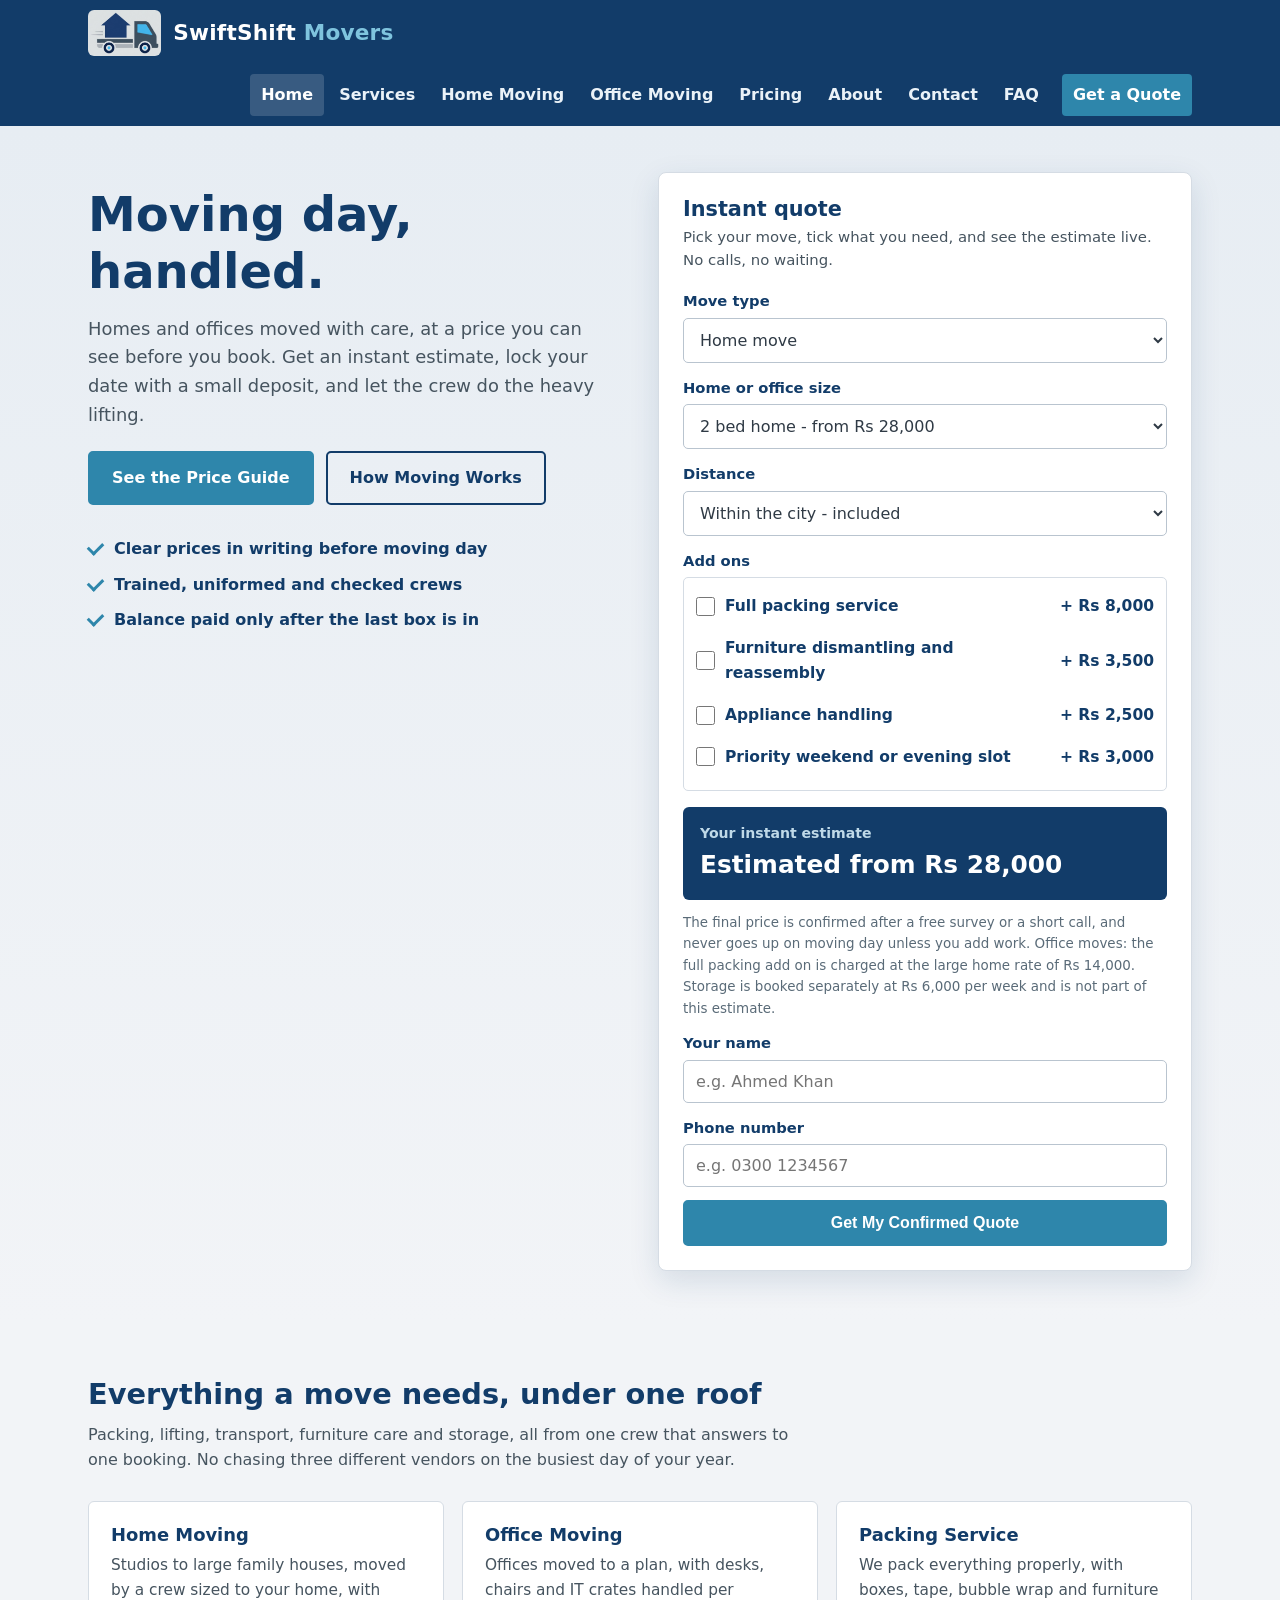
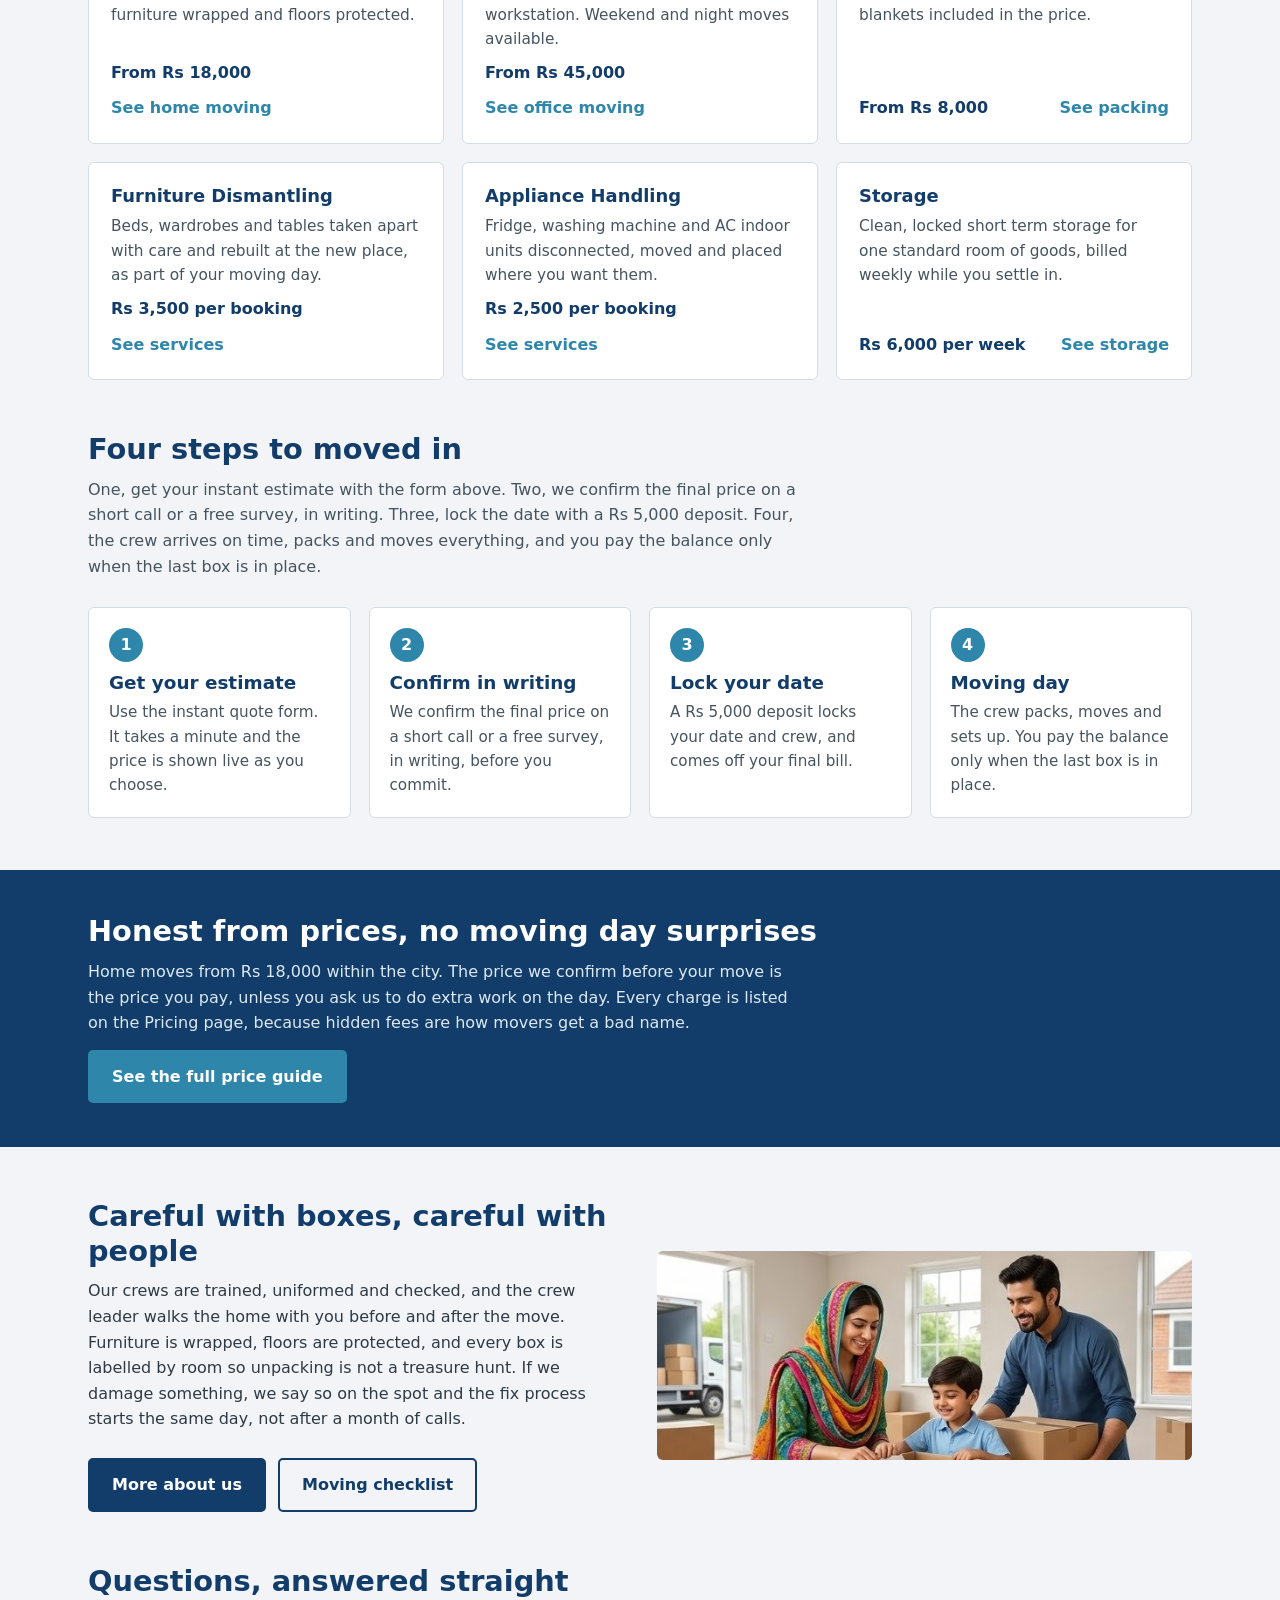
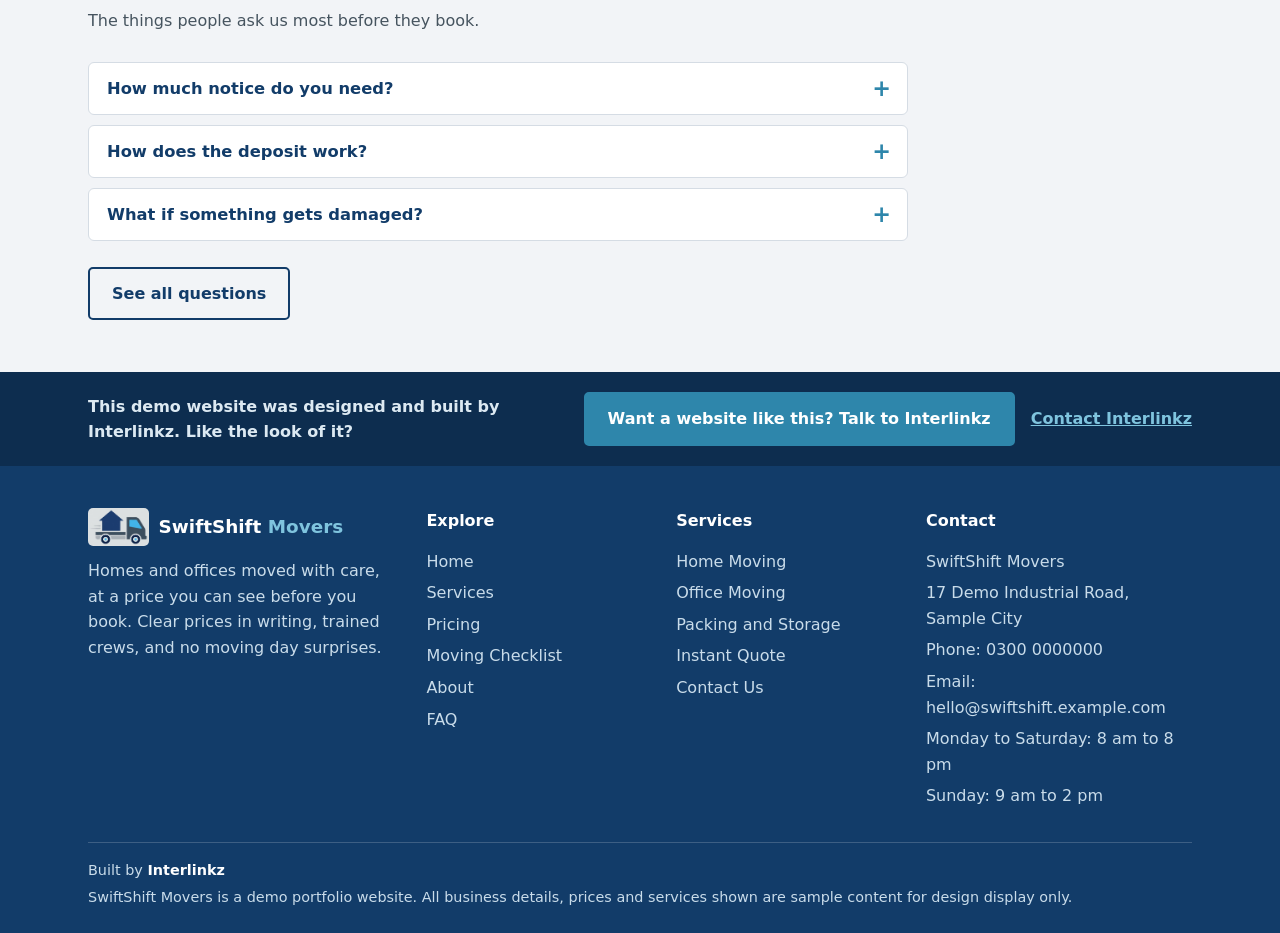
<file: index.html>
<!DOCTYPE html>
<html lang="en">
<head>
<meta charset="UTF-8">
<meta name="viewport" content="width=device-width, initial-scale=1.0">
<title>Home - SwiftShift Movers</title>
<meta name="description" content="SwiftShift Movers: homes and offices moved with care, with an instant quote, clear written prices and trained crews.">
<link rel="icon" type="image/png" href="images/favicon.png">
<link rel="stylesheet" href="css/style.css">
</head>
<body>
<header class="site-header">
  <div class="wrap header-in">
    <a class="brand" href="index.html">
      <img class="brand-mark" src="images/logo-mark.png" alt="SwiftShift Movers truck logo">
      <span class="brand-name">SwiftShift <span>Movers</span></span>
    </a>
    <button class="nav-toggle" aria-expanded="false" aria-controls="main-nav">Menu</button>
    <nav class="main-nav" id="main-nav" aria-label="Main">
        <a href="index.html" aria-current="page">Home</a>
        <a href="services.html">Services</a>
        <a href="home-moving.html">Home Moving</a>
        <a href="office-moving.html">Office Moving</a>
        <a href="pricing.html">Pricing</a>
        <a href="about.html">About</a>
        <a href="contact.html">Contact</a>
        <a href="faq.html">FAQ</a>
        <a class="nav-cta" href="index.html#quote">Get a Quote</a>
    </nav>
  </div>
</header>

<main>
  <div class="hero">
    <div class="wrap hero-grid">
      <div class="hero-copy">
        <h1>Moving day, handled.</h1>
        <p>Homes and offices moved with care, at a price you can see before you book. Get an instant estimate, lock your date with a small deposit, and let the crew do the heavy lifting.</p>
        <div class="hero-btns">
          <a class="btn btn-sky" href="pricing.html">See the Price Guide</a>
          <a class="btn btn-outline" href="#how-it-works">How Moving Works</a>
        </div>
        <ul class="hero-points">
          <li>Clear prices in writing before moving day</li>
          <li>Trained, uniformed and checked crews</li>
          <li>Balance paid only after the last box is in</li>
        </ul>
      </div>

      <div class="quote-card" id="quote">
        <h2>Instant quote</h2>
        <p class="q-sub">Pick your move, tick what you need, and see the estimate live. No calls, no waiting.</p>
        <form id="quote-form" novalidate>
          <div class="form-body">
            <div class="field">
              <label for="q-type">Move type</label>
              <select id="q-type">
                <option value="home">Home move</option>
                <option value="office">Office move</option>
              </select>
            </div>
            <div class="field">
              <label for="q-size">Home or office size</label>
              <select id="q-size"></select>
            </div>
            <div class="field">
              <label for="q-band">Distance</label>
              <select id="q-band">
                <option value="city">Within the city - included</option>
                <option value="nearby">Nearby city, up to about 100 km - add Rs 15,000</option>
                <option value="intercity">Intercity, longer distance - add Rs 40,000</option>
              </select>
            </div>
            <div class="field">
              <label>Add ons</label>
              <div class="addon-list">
                <label class="addon-item"><input type="checkbox" class="q-addon" value="packing" id="q-addon-packing"> Full packing service <span class="addon-price" id="q-packing-price">+ Rs 8,000</span></label>
                <label class="addon-item"><input type="checkbox" class="q-addon" value="dismantling"> Furniture dismantling and reassembly <span class="addon-price">+ Rs 3,500</span></label>
                <label class="addon-item"><input type="checkbox" class="q-addon" value="appliances"> Appliance handling <span class="addon-price">+ Rs 2,500</span></label>
                <label class="addon-item"><input type="checkbox" class="q-addon" value="priority"> Priority weekend or evening slot <span class="addon-price">+ Rs 3,000</span></label>
              </div>
            </div>
            <div class="estimate-box">
              <div class="est-label">Your instant estimate</div>
              <div class="est-value" id="q-estimate">Estimated from Rs 28,000</div>
            </div>
            <p class="smallprint">The final price is confirmed after a free survey or a short call, and never goes up on moving day unless you add work. Office moves: the full packing add on is charged at the large home rate of Rs 14,000. Storage is booked separately at Rs 6,000 per week and is not part of this estimate.</p>
            <div class="field">
              <label for="q-name">Your name</label>
              <input type="text" id="q-name" placeholder="e.g. Ahmed Khan" autocomplete="name">
              <p class="field-error" id="q-name-error">Please enter your name.</p>
            </div>
            <div class="field">
              <label for="q-phone">Phone number</label>
              <input type="tel" id="q-phone" placeholder="e.g. 0300 1234567" autocomplete="tel">
              <p class="field-error" id="q-phone-error">Please enter a valid phone number.</p>
            </div>
            <button type="submit" class="btn btn-sky btn-block">Get My Confirmed Quote</button>
          </div>
          <div class="form-success" id="q-success" hidden>
            <h3>Request received</h3>
            <p id="q-success-text"></p>
          </div>
        </form>
      </div>

    </div>
  </div>

  <section>
    <div class="wrap">
      <div class="section-head">
        <h2>Everything a move needs, under one roof</h2>
        <p>Packing, lifting, transport, furniture care and storage, all from one crew that answers to one booking. No chasing three different vendors on the busiest day of your year.</p>
      </div>
      <div class="tiles">
        <div class="tile">
          <h3>Home Moving</h3>
          <p>Studios to large family houses, moved by a crew sized to your home, with furniture wrapped and floors protected.</p>
          <div class="tile-meta"><span class="price">From <span data-ss-price="homeFrom"></span></span><a class="tile-link" href="home-moving.html">See home moving</a></div>
        </div>
        <div class="tile">
          <h3>Office Moving</h3>
          <p>Offices moved to a plan, with desks, chairs and IT crates handled per workstation. Weekend and night moves available.</p>
          <div class="tile-meta"><span class="price">From <span data-ss-price="officeFrom"></span></span><a class="tile-link" href="office-moving.html">See office moving</a></div>
        </div>
        <div class="tile">
          <h3>Packing Service</h3>
          <p>We pack everything properly, with boxes, tape, bubble wrap and furniture blankets included in the price.</p>
          <div class="tile-meta"><span class="price">From <span data-ss-price="packingSmall"></span></span><a class="tile-link" href="packing.html">See packing</a></div>
        </div>
        <div class="tile">
          <h3>Furniture Dismantling</h3>
          <p>Beds, wardrobes and tables taken apart with care and rebuilt at the new place, as part of your moving day.</p>
          <div class="tile-meta"><span class="price">Rs 3,500 per booking</span><a class="tile-link" href="services.html">See services</a></div>
        </div>
        <div class="tile">
          <h3>Appliance Handling</h3>
          <p>Fridge, washing machine and AC indoor units disconnected, moved and placed where you want them.</p>
          <div class="tile-meta"><span class="price">Rs 2,500 per booking</span><a class="tile-link" href="services.html">See services</a></div>
        </div>
        <div class="tile">
          <h3>Storage</h3>
          <p>Clean, locked short term storage for one standard room of goods, billed weekly while you settle in.</p>
          <div class="tile-meta"><span class="price"><span data-ss-price="storage"></span> per week</span><a class="tile-link" href="packing.html#storage">See storage</a></div>
        </div>
      </div>
    </div>
  </section>

  <section id="how-it-works" style="padding-top:0">
    <div class="wrap">
      <div class="section-head">
        <h2>Four steps to moved in</h2>
        <p>One, get your instant estimate with the form above. Two, we confirm the final price on a short call or a free survey, in writing. Three, lock the date with a <span data-ss-price="deposit"></span> deposit. Four, the crew arrives on time, packs and moves everything, and you pay the balance only when the last box is in place.</p>
      </div>
      <div class="steps">
        <div class="step"><span class="step-num">1</span><h3>Get your estimate</h3><p>Use the instant quote form. It takes a minute and the price is shown live as you choose.</p></div>
        <div class="step"><span class="step-num">2</span><h3>Confirm in writing</h3><p>We confirm the final price on a short call or a free survey, in writing, before you commit.</p></div>
        <div class="step"><span class="step-num">3</span><h3>Lock your date</h3><p>A <span data-ss-price="deposit"></span> deposit locks your date and crew, and comes off your final bill.</p></div>
        <div class="step"><span class="step-num">4</span><h3>Moving day</h3><p>The crew packs, moves and sets up. You pay the balance only when the last box is in place.</p></div>
      </div>
    </div>
  </section>

  <section class="band-navy" style="padding:44px 0">
    <div class="wrap">
      <h2>Honest from prices, no moving day surprises</h2>
      <p style="max-width:720px">Home moves from <span data-ss-price="homeFrom"></span> within the city. The price we confirm before your move is the price you pay, unless you ask us to do extra work on the day. Every charge is listed on the Pricing page, because hidden fees are how movers get a bad name.</p>
      <a class="btn btn-sky" href="pricing.html">See the full price guide</a>
    </div>
  </section>

  <section>
    <div class="wrap split">
      <div>
        <h2>Careful with boxes, careful with people</h2>
        <p>Our crews are trained, uniformed and checked, and the crew leader walks the home with you before and after the move. Furniture is wrapped, floors are protected, and every box is labelled by room so unpacking is not a treasure hunt. If we damage something, we say so on the spot and the fix process starts the same day, not after a month of calls.</p>
        <div class="cta-row">
          <a class="btn" href="about.html">More about us</a>
          <a class="btn btn-outline" href="checklist.html">Moving checklist</a>
        </div>
      </div>
      <div class="photo-frame">
        <img class="photo" src="images/family-packing.jpg" alt="A family packing boxes together in their new home while a SwiftShift truck waits outside" style="border-radius:6px">
      </div>
    </div>
  </section>

  <section style="padding-top:0">
    <div class="wrap">
      <div class="section-head">
        <h2>Questions, answered straight</h2>
        <p>The things people ask us most before they book.</p>
      </div>
      <div class="faq-list">
      <div class="faq-item">
        <button class="faq-q" aria-expanded="false">How much notice do you need?</button>
        <div class="faq-a"><p>Within the city, 3 to 4 days is usually enough, and weekends book out first. Intercity moves are best booked a week ahead. If you are in a rush, call us and we will tell you honestly what we can do.</p></div>
      </div>
      <div class="faq-item">
        <button class="faq-q" aria-expanded="false">How does the deposit work?</button>
        <div class="faq-a"><p>A Rs 5,000 deposit locks your date and crew. It comes off your final bill, and you can change the date free of charge up to 48 hours before the move.</p></div>
      </div>
      <div class="faq-item">
        <button class="faq-q" aria-expanded="false">What if something gets damaged?</button>
        <div class="faq-a"><p>Tell the crew leader on the day and it is noted on the job sheet there and then. We repair what can be repaired, and for anything beyond repair we agree a fair settlement with you. Nothing is hidden and nothing is argued about later from memory.</p></div>
      </div>
      </div>
      <div class="cta-row"><a class="btn btn-outline" href="faq.html">See all questions</a></div>
    </div>
  </section>
</main>

<div class="lead-band">
  <div class="wrap lead-in">
    <p class="lead-text">This demo website was designed and built by Interlinkz. Like the look of it?</p>
    <div class="lead-actions">
      <a class="btn btn-sky" href="https://interlinkz.com/contact">Want a website like this? Talk to Interlinkz</a>
      <a class="lead-link" href="https://interlinkz.com/contact">Contact Interlinkz</a>
    </div>
  </div>
</div>
<footer class="site-footer">
  <div class="wrap">
    <div class="footer-grid">
      <div>
        <div class="footer-brand">
          <img src="images/logo-mark.png" alt="SwiftShift Movers truck logo">
          <span>SwiftShift <em>Movers</em></span>
        </div>
        <p>Homes and offices moved with care, at a price you can see before you book. Clear prices in writing, trained crews, and no moving day surprises.</p>
      </div>
      <div>
        <h4>Explore</h4>
        <ul class="footer-links">
          <li><a href="index.html">Home</a></li>
          <li><a href="services.html">Services</a></li>
          <li><a href="pricing.html">Pricing</a></li>
          <li><a href="checklist.html">Moving Checklist</a></li>
          <li><a href="about.html">About</a></li>
          <li><a href="faq.html">FAQ</a></li>
        </ul>
      </div>
      <div>
        <h4>Services</h4>
        <ul class="footer-links">
          <li><a href="home-moving.html">Home Moving</a></li>
          <li><a href="office-moving.html">Office Moving</a></li>
          <li><a href="packing.html">Packing and Storage</a></li>
          <li><a href="index.html#quote">Instant Quote</a></li>
          <li><a href="contact.html">Contact Us</a></li>
        </ul>
      </div>
      <div>
        <h4>Contact</h4>
        <ul class="footer-links">
          <li>SwiftShift Movers</li>
          <li>17 Demo Industrial Road, Sample City</li>
          <li>Phone: 0300 0000000</li>
          <li>Email: hello@swiftshift.example.com</li>
          <li>Monday to Saturday: 8 am to 8 pm</li>
          <li>Sunday: 9 am to 2 pm</li>
        </ul>
      </div>
    </div>
    <div class="footer-bottom">
      <p>Built by <a href="https://interlinkz.com">Interlinkz</a></p>
      <p>SwiftShift Movers is a demo portfolio website. All business details, prices and services shown are sample content for design display only.</p>
    </div>
  </div>
</footer>
<script src="js/data.js"></script>
<script src="js/main.js"></script>
</body>
</html>
</file>
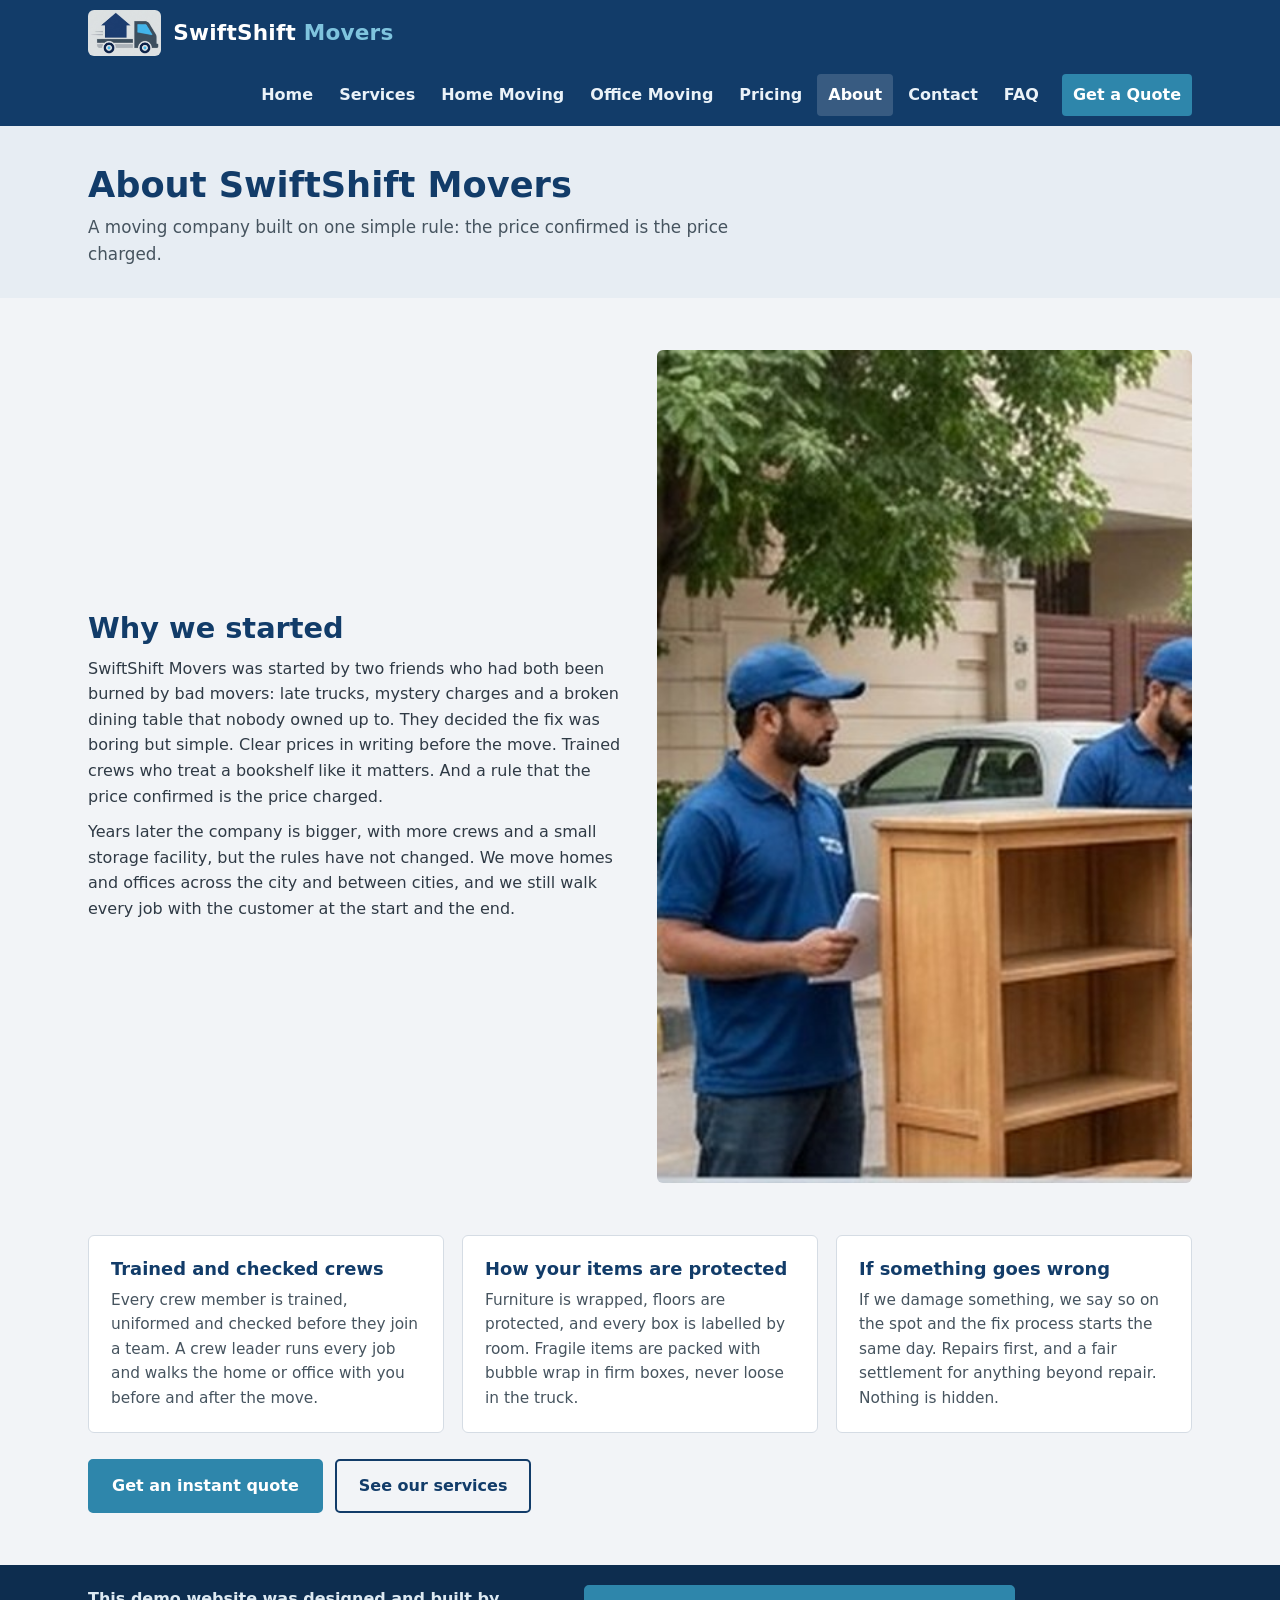
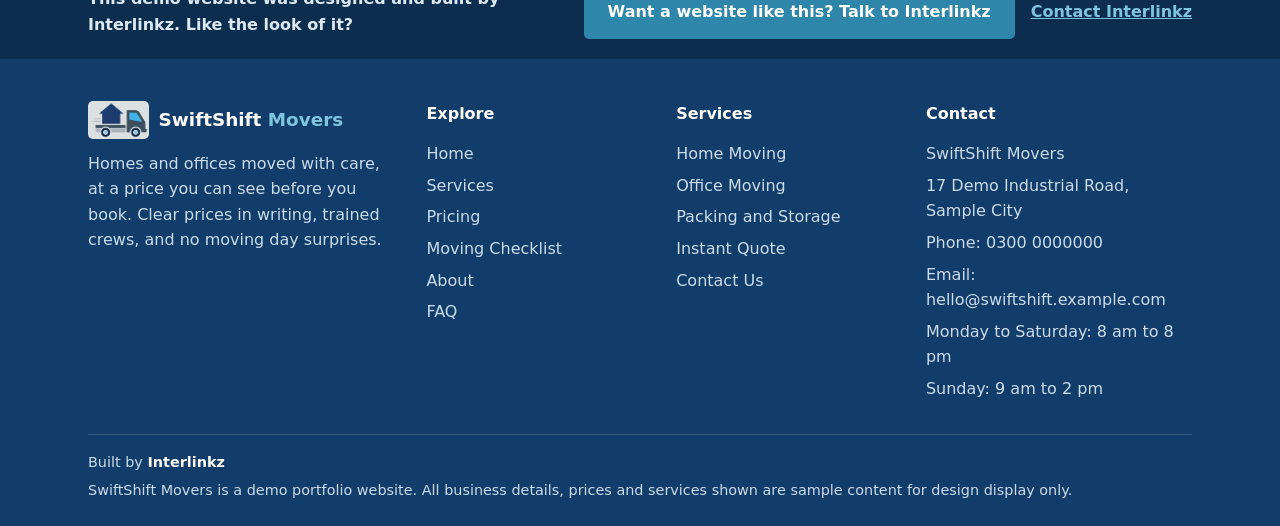
<file: about.html>
<!DOCTYPE html>
<html lang="en">
<head>
<meta charset="UTF-8">
<meta name="viewport" content="width=device-width, initial-scale=1.0">
<title>About - SwiftShift Movers</title>
<meta name="description" content="About SwiftShift Movers: why we started, how our crews are trained and checked, and how your items are protected.">
<link rel="icon" type="image/png" href="images/favicon.png">
<link rel="stylesheet" href="css/style.css">
</head>
<body>
<header class="site-header">
  <div class="wrap header-in">
    <a class="brand" href="index.html">
      <img class="brand-mark" src="images/logo-mark.png" alt="SwiftShift Movers truck logo">
      <span class="brand-name">SwiftShift <span>Movers</span></span>
    </a>
    <button class="nav-toggle" aria-expanded="false" aria-controls="main-nav">Menu</button>
    <nav class="main-nav" id="main-nav" aria-label="Main">
        <a href="index.html">Home</a>
        <a href="services.html">Services</a>
        <a href="home-moving.html">Home Moving</a>
        <a href="office-moving.html">Office Moving</a>
        <a href="pricing.html">Pricing</a>
        <a href="about.html" aria-current="page">About</a>
        <a href="contact.html">Contact</a>
        <a href="faq.html">FAQ</a>
        <a class="nav-cta" href="index.html#quote">Get a Quote</a>
    </nav>
  </div>
</header>

<main>
  <div class="page-head">
    <div class="wrap">
      <h1>About SwiftShift Movers</h1>
      <p>A moving company built on one simple rule: the price confirmed is the price charged.</p>
    </div>
  </div>
  <section>
    <div class="wrap split">
      <div>
        <h2>Why we started</h2>
        <p>SwiftShift Movers was started by two friends who had both been burned by bad movers: late trucks, mystery charges and a broken dining table that nobody owned up to. They decided the fix was boring but simple. Clear prices in writing before the move. Trained crews who treat a bookshelf like it matters. And a rule that the price confirmed is the price charged.</p>
        <p style="margin-top:10px">Years later the company is bigger, with more crews and a small storage facility, but the rules have not changed. We move homes and offices across the city and between cities, and we still walk every job with the customer at the start and the end.</p>
      </div>
      <div class="photo-frame">
        <img src="images/crew.jpg" alt="SwiftShift crew members standing with a packed wooden bookshelf ready for loading">
      </div>
    </div>
  </section>
  <section style="padding-top:0">
    <div class="wrap">
      <div class="tiles" style="grid-template-columns:repeat(auto-fit,minmax(260px,1fr))">
        <div class="tile">
          <h3>Trained and checked crews</h3>
          <p>Every crew member is trained, uniformed and checked before they join a team. A crew leader runs every job and walks the home or office with you before and after the move.</p>
        </div>
        <div class="tile">
          <h3>How your items are protected</h3>
          <p>Furniture is wrapped, floors are protected, and every box is labelled by room. Fragile items are packed with bubble wrap in firm boxes, never loose in the truck.</p>
        </div>
        <div class="tile">
          <h3>If something goes wrong</h3>
          <p>If we damage something, we say so on the spot and the fix process starts the same day. Repairs first, and a fair settlement for anything beyond repair. Nothing is hidden.</p>
        </div>
      </div>
      <div class="cta-row">
        <a class="btn btn-sky" href="index.html#quote">Get an instant quote</a>
        <a class="btn btn-outline" href="services.html">See our services</a>
      </div>
    </div>
  </section>
</main>

<div class="lead-band">
  <div class="wrap lead-in">
    <p class="lead-text">This demo website was designed and built by Interlinkz. Like the look of it?</p>
    <div class="lead-actions">
      <a class="btn btn-sky" href="https://interlinkz.com/contact">Want a website like this? Talk to Interlinkz</a>
      <a class="lead-link" href="https://interlinkz.com/contact">Contact Interlinkz</a>
    </div>
  </div>
</div>
<footer class="site-footer">
  <div class="wrap">
    <div class="footer-grid">
      <div>
        <div class="footer-brand">
          <img src="images/logo-mark.png" alt="SwiftShift Movers truck logo">
          <span>SwiftShift <em>Movers</em></span>
        </div>
        <p>Homes and offices moved with care, at a price you can see before you book. Clear prices in writing, trained crews, and no moving day surprises.</p>
      </div>
      <div>
        <h4>Explore</h4>
        <ul class="footer-links">
          <li><a href="index.html">Home</a></li>
          <li><a href="services.html">Services</a></li>
          <li><a href="pricing.html">Pricing</a></li>
          <li><a href="checklist.html">Moving Checklist</a></li>
          <li><a href="about.html">About</a></li>
          <li><a href="faq.html">FAQ</a></li>
        </ul>
      </div>
      <div>
        <h4>Services</h4>
        <ul class="footer-links">
          <li><a href="home-moving.html">Home Moving</a></li>
          <li><a href="office-moving.html">Office Moving</a></li>
          <li><a href="packing.html">Packing and Storage</a></li>
          <li><a href="index.html#quote">Instant Quote</a></li>
          <li><a href="contact.html">Contact Us</a></li>
        </ul>
      </div>
      <div>
        <h4>Contact</h4>
        <ul class="footer-links">
          <li>SwiftShift Movers</li>
          <li>17 Demo Industrial Road, Sample City</li>
          <li>Phone: 0300 0000000</li>
          <li>Email: hello@swiftshift.example.com</li>
          <li>Monday to Saturday: 8 am to 8 pm</li>
          <li>Sunday: 9 am to 2 pm</li>
        </ul>
      </div>
    </div>
    <div class="footer-bottom">
      <p>Built by <a href="https://interlinkz.com">Interlinkz</a></p>
      <p>SwiftShift Movers is a demo portfolio website. All business details, prices and services shown are sample content for design display only.</p>
    </div>
  </div>
</footer>
<script src="js/data.js"></script>
<script src="js/main.js"></script>
</body>
</html>
</file>
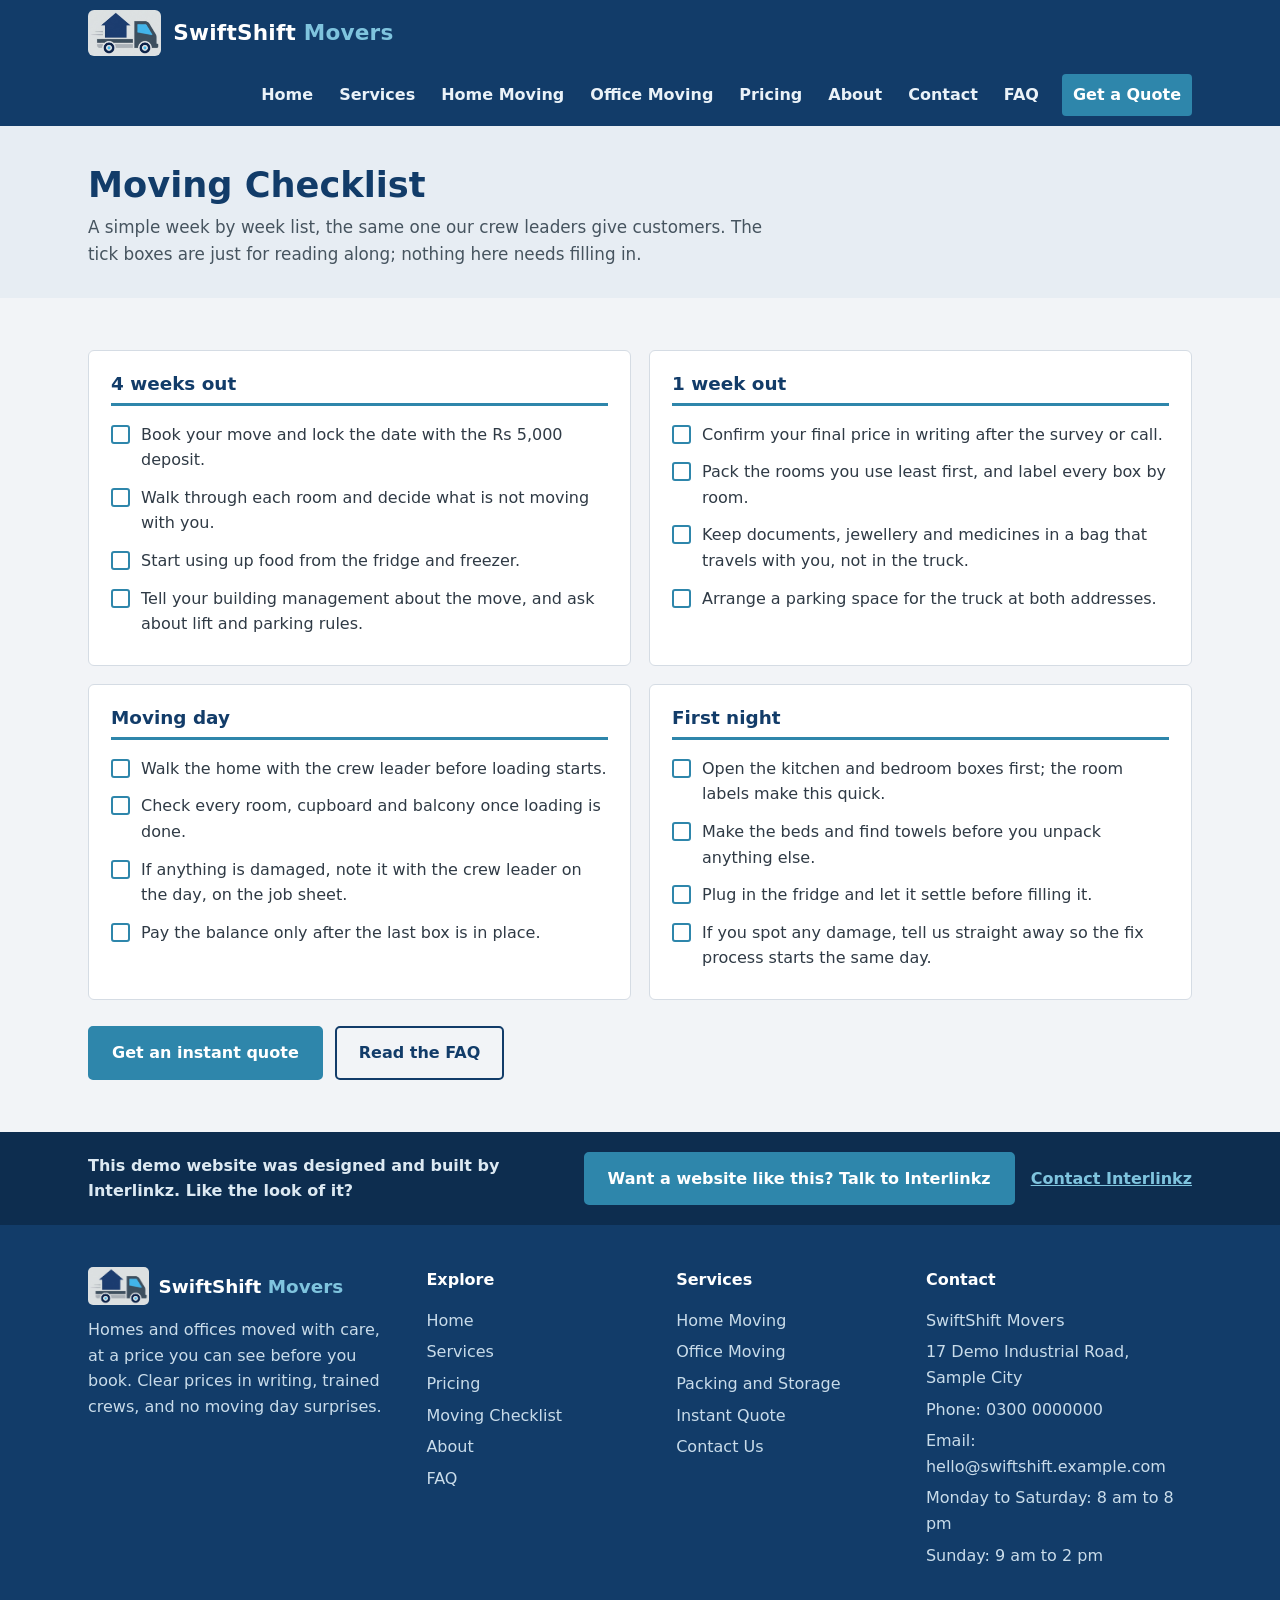
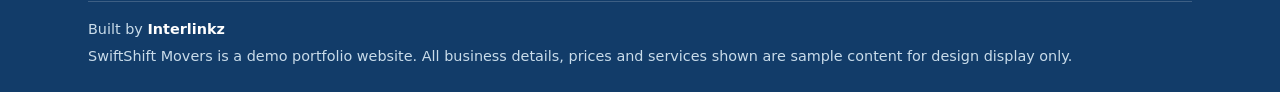
<file: checklist.html>
<!DOCTYPE html>
<html lang="en">
<head>
<meta charset="UTF-8">
<meta name="viewport" content="width=device-width, initial-scale=1.0">
<title>Moving Checklist - SwiftShift Movers</title>
<meta name="description" content="A week by week moving checklist from SwiftShift Movers: 4 weeks out, 1 week out, moving day and the first night.">
<link rel="icon" type="image/png" href="images/favicon.png">
<link rel="stylesheet" href="css/style.css">
</head>
<body>
<header class="site-header">
  <div class="wrap header-in">
    <a class="brand" href="index.html">
      <img class="brand-mark" src="images/logo-mark.png" alt="SwiftShift Movers truck logo">
      <span class="brand-name">SwiftShift <span>Movers</span></span>
    </a>
    <button class="nav-toggle" aria-expanded="false" aria-controls="main-nav">Menu</button>
    <nav class="main-nav" id="main-nav" aria-label="Main">
        <a href="index.html">Home</a>
        <a href="services.html">Services</a>
        <a href="home-moving.html">Home Moving</a>
        <a href="office-moving.html">Office Moving</a>
        <a href="pricing.html">Pricing</a>
        <a href="about.html">About</a>
        <a href="contact.html">Contact</a>
        <a href="faq.html">FAQ</a>
        <a class="nav-cta" href="index.html#quote">Get a Quote</a>
    </nav>
  </div>
</header>

<main>
  <div class="page-head">
    <div class="wrap">
      <h1>Moving Checklist</h1>
      <p>A simple week by week list, the same one our crew leaders give customers. The tick boxes are just for reading along; nothing here needs filling in.</p>
    </div>
  </div>
  <section>
    <div class="wrap">
      <div class="check-grid">
      <div class="check-card">
        <h3>4 weeks out</h3>
        <ul class="tick-list">
          <li>Book your move and lock the date with the <span data-ss-price='deposit'></span> deposit.</li>
          <li>Walk through each room and decide what is not moving with you.</li>
          <li>Start using up food from the fridge and freezer.</li>
          <li>Tell your building management about the move, and ask about lift and parking rules.</li>
        </ul>
      </div>
      <div class="check-card">
        <h3>1 week out</h3>
        <ul class="tick-list">
          <li>Confirm your final price in writing after the survey or call.</li>
          <li>Pack the rooms you use least first, and label every box by room.</li>
          <li>Keep documents, jewellery and medicines in a bag that travels with you, not in the truck.</li>
          <li>Arrange a parking space for the truck at both addresses.</li>
        </ul>
      </div>
      <div class="check-card">
        <h3>Moving day</h3>
        <ul class="tick-list">
          <li>Walk the home with the crew leader before loading starts.</li>
          <li>Check every room, cupboard and balcony once loading is done.</li>
          <li>If anything is damaged, note it with the crew leader on the day, on the job sheet.</li>
          <li>Pay the balance only after the last box is in place.</li>
        </ul>
      </div>
      <div class="check-card">
        <h3>First night</h3>
        <ul class="tick-list">
          <li>Open the kitchen and bedroom boxes first; the room labels make this quick.</li>
          <li>Make the beds and find towels before you unpack anything else.</li>
          <li>Plug in the fridge and let it settle before filling it.</li>
          <li>If you spot any damage, tell us straight away so the fix process starts the same day.</li>
        </ul>
      </div>
      </div>
      <div class="cta-row">
        <a class="btn btn-sky" href="index.html#quote">Get an instant quote</a>
        <a class="btn btn-outline" href="faq.html">Read the FAQ</a>
      </div>
    </div>
  </section>
</main>

<div class="lead-band">
  <div class="wrap lead-in">
    <p class="lead-text">This demo website was designed and built by Interlinkz. Like the look of it?</p>
    <div class="lead-actions">
      <a class="btn btn-sky" href="https://interlinkz.com/contact">Want a website like this? Talk to Interlinkz</a>
      <a class="lead-link" href="https://interlinkz.com/contact">Contact Interlinkz</a>
    </div>
  </div>
</div>
<footer class="site-footer">
  <div class="wrap">
    <div class="footer-grid">
      <div>
        <div class="footer-brand">
          <img src="images/logo-mark.png" alt="SwiftShift Movers truck logo">
          <span>SwiftShift <em>Movers</em></span>
        </div>
        <p>Homes and offices moved with care, at a price you can see before you book. Clear prices in writing, trained crews, and no moving day surprises.</p>
      </div>
      <div>
        <h4>Explore</h4>
        <ul class="footer-links">
          <li><a href="index.html">Home</a></li>
          <li><a href="services.html">Services</a></li>
          <li><a href="pricing.html">Pricing</a></li>
          <li><a href="checklist.html">Moving Checklist</a></li>
          <li><a href="about.html">About</a></li>
          <li><a href="faq.html">FAQ</a></li>
        </ul>
      </div>
      <div>
        <h4>Services</h4>
        <ul class="footer-links">
          <li><a href="home-moving.html">Home Moving</a></li>
          <li><a href="office-moving.html">Office Moving</a></li>
          <li><a href="packing.html">Packing and Storage</a></li>
          <li><a href="index.html#quote">Instant Quote</a></li>
          <li><a href="contact.html">Contact Us</a></li>
        </ul>
      </div>
      <div>
        <h4>Contact</h4>
        <ul class="footer-links">
          <li>SwiftShift Movers</li>
          <li>17 Demo Industrial Road, Sample City</li>
          <li>Phone: 0300 0000000</li>
          <li>Email: hello@swiftshift.example.com</li>
          <li>Monday to Saturday: 8 am to 8 pm</li>
          <li>Sunday: 9 am to 2 pm</li>
        </ul>
      </div>
    </div>
    <div class="footer-bottom">
      <p>Built by <a href="https://interlinkz.com">Interlinkz</a></p>
      <p>SwiftShift Movers is a demo portfolio website. All business details, prices and services shown are sample content for design display only.</p>
    </div>
  </div>
</footer>
<script src="js/data.js"></script>
<script src="js/main.js"></script>
</body>
</html>
</file>
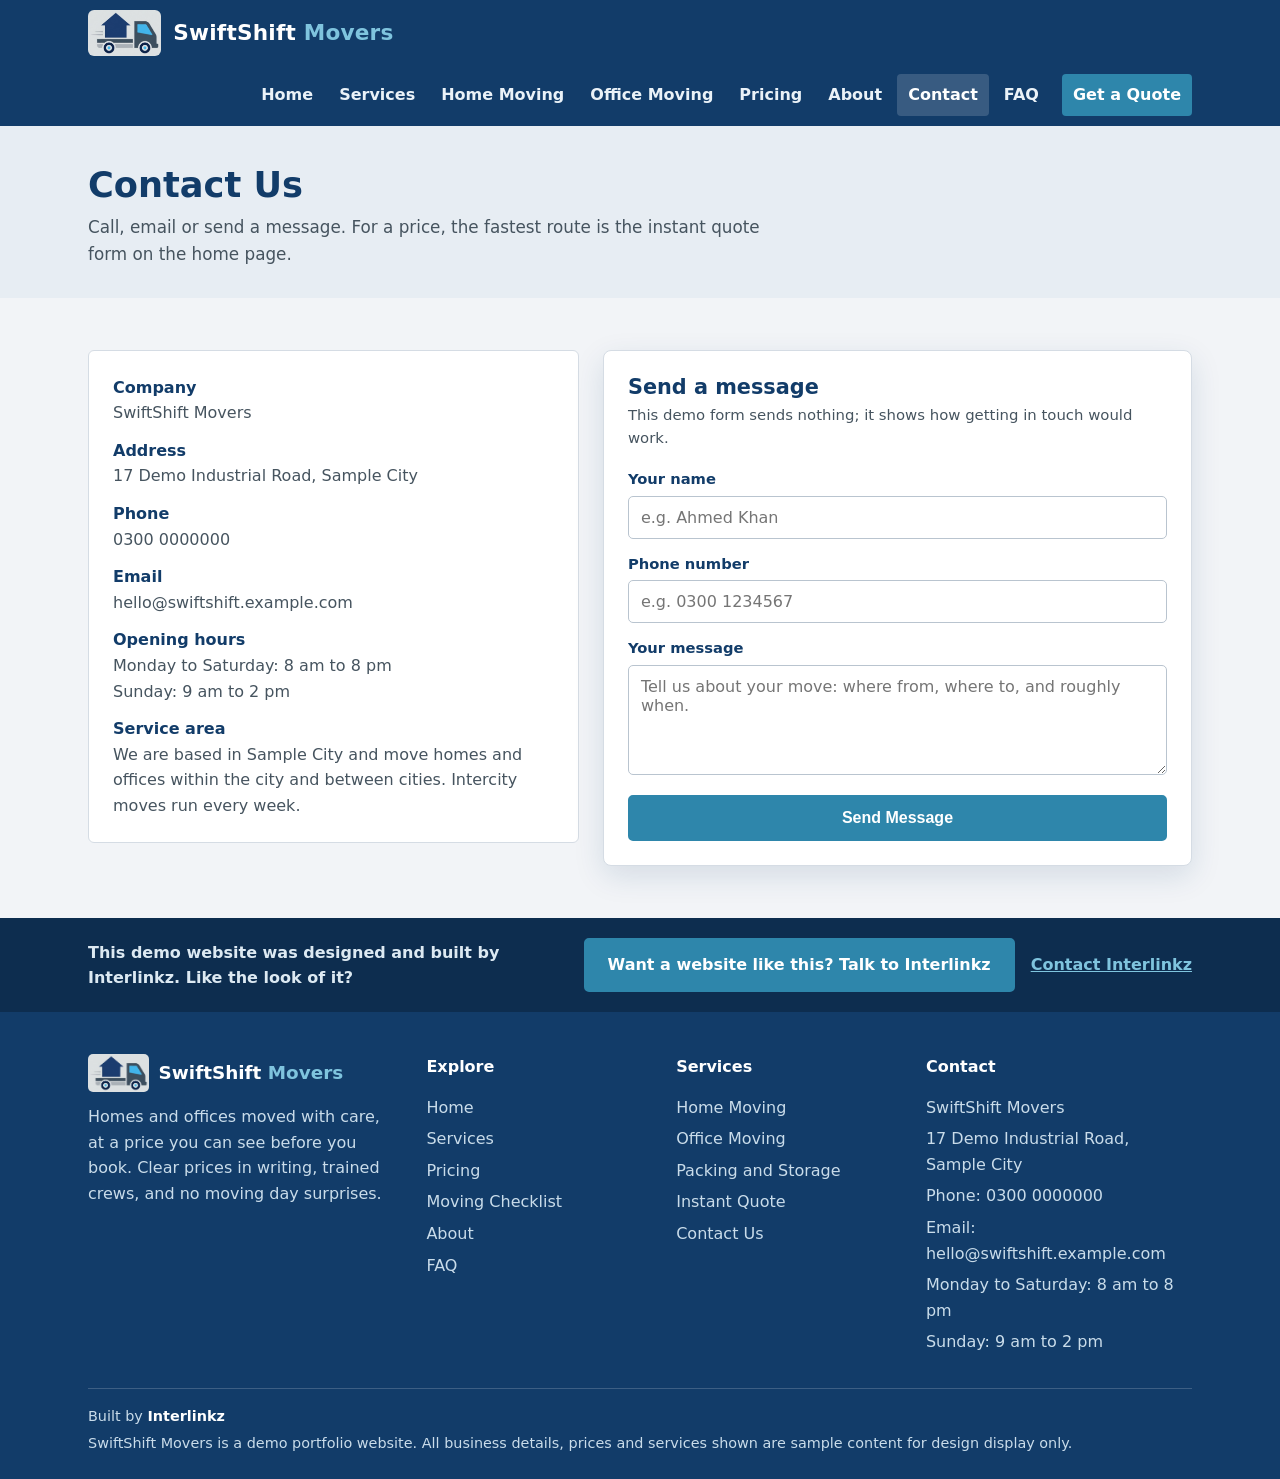
<file: contact.html>
<!DOCTYPE html>
<html lang="en">
<head>
<meta charset="UTF-8">
<meta name="viewport" content="width=device-width, initial-scale=1.0">
<title>Contact - SwiftShift Movers</title>
<meta name="description" content="Contact SwiftShift Movers: address, phone, email, opening hours, service area and a message form.">
<link rel="icon" type="image/png" href="images/favicon.png">
<link rel="stylesheet" href="css/style.css">
</head>
<body>
<header class="site-header">
  <div class="wrap header-in">
    <a class="brand" href="index.html">
      <img class="brand-mark" src="images/logo-mark.png" alt="SwiftShift Movers truck logo">
      <span class="brand-name">SwiftShift <span>Movers</span></span>
    </a>
    <button class="nav-toggle" aria-expanded="false" aria-controls="main-nav">Menu</button>
    <nav class="main-nav" id="main-nav" aria-label="Main">
        <a href="index.html">Home</a>
        <a href="services.html">Services</a>
        <a href="home-moving.html">Home Moving</a>
        <a href="office-moving.html">Office Moving</a>
        <a href="pricing.html">Pricing</a>
        <a href="about.html">About</a>
        <a href="contact.html" aria-current="page">Contact</a>
        <a href="faq.html">FAQ</a>
        <a class="nav-cta" href="index.html#quote">Get a Quote</a>
    </nav>
  </div>
</header>

<main>
  <div class="page-head">
    <div class="wrap">
      <h1>Contact Us</h1>
      <p>Call, email or send a message. For a price, the fastest route is the instant quote form on the home page.</p>
    </div>
  </div>
  <section>
    <div class="wrap contact-grid">
      <div class="contact-card">
        <dl>
          <dt>Company</dt>
          <dd>SwiftShift Movers</dd>
          <dt>Address</dt>
          <dd>17 Demo Industrial Road, Sample City</dd>
          <dt>Phone</dt>
          <dd>0300 0000000</dd>
          <dt>Email</dt>
          <dd>hello@swiftshift.example.com</dd>
          <dt>Opening hours</dt>
          <dd>Monday to Saturday: 8 am to 8 pm<br>Sunday: 9 am to 2 pm</dd>
          <dt>Service area</dt>
          <dd>We are based in Sample City and move homes and offices within the city and between cities. Intercity moves run every week.</dd>
        </dl>
      </div>
      <div class="quote-card">
        <h2>Send a message</h2>
        <p class="q-sub">This demo form sends nothing; it shows how getting in touch would work.</p>
        <form data-demo-form data-ref-prefix="SS-M" novalidate>
          <div class="form-body">
            <div class="field">
              <label for="c-name">Your name</label>
              <input type="text" id="c-name" required data-validate="name" placeholder="e.g. Ahmed Khan">
              <p class="field-error" data-error-for="c-name">Please enter your name.</p>
            </div>
            <div class="field">
              <label for="c-phone">Phone number</label>
              <input type="tel" id="c-phone" required data-validate="phone" placeholder="e.g. 0300 1234567">
              <p class="field-error" data-error-for="c-phone">Please enter a valid phone number.</p>
            </div>
            <div class="field">
              <label for="c-msg">Your message</label>
              <textarea id="c-msg" required placeholder="Tell us about your move: where from, where to, and roughly when."></textarea>
              <p class="field-error" data-error-for="c-msg">Please write a short message.</p>
            </div>
            <button type="submit" class="btn btn-sky btn-block">Send Message</button>
          </div>
        </form>
        <div class="form-success" hidden>
          <h3>Message received</h3>
          <p>Thank you. Your demo message reference is <span data-ref></span>. In a live booking, our team would reply within opening hours.</p>
        </div>
      </div>
    </div>
  </section>
</main>

<div class="lead-band">
  <div class="wrap lead-in">
    <p class="lead-text">This demo website was designed and built by Interlinkz. Like the look of it?</p>
    <div class="lead-actions">
      <a class="btn btn-sky" href="https://interlinkz.com/contact">Want a website like this? Talk to Interlinkz</a>
      <a class="lead-link" href="https://interlinkz.com/contact">Contact Interlinkz</a>
    </div>
  </div>
</div>
<footer class="site-footer">
  <div class="wrap">
    <div class="footer-grid">
      <div>
        <div class="footer-brand">
          <img src="images/logo-mark.png" alt="SwiftShift Movers truck logo">
          <span>SwiftShift <em>Movers</em></span>
        </div>
        <p>Homes and offices moved with care, at a price you can see before you book. Clear prices in writing, trained crews, and no moving day surprises.</p>
      </div>
      <div>
        <h4>Explore</h4>
        <ul class="footer-links">
          <li><a href="index.html">Home</a></li>
          <li><a href="services.html">Services</a></li>
          <li><a href="pricing.html">Pricing</a></li>
          <li><a href="checklist.html">Moving Checklist</a></li>
          <li><a href="about.html">About</a></li>
          <li><a href="faq.html">FAQ</a></li>
        </ul>
      </div>
      <div>
        <h4>Services</h4>
        <ul class="footer-links">
          <li><a href="home-moving.html">Home Moving</a></li>
          <li><a href="office-moving.html">Office Moving</a></li>
          <li><a href="packing.html">Packing and Storage</a></li>
          <li><a href="index.html#quote">Instant Quote</a></li>
          <li><a href="contact.html">Contact Us</a></li>
        </ul>
      </div>
      <div>
        <h4>Contact</h4>
        <ul class="footer-links">
          <li>SwiftShift Movers</li>
          <li>17 Demo Industrial Road, Sample City</li>
          <li>Phone: 0300 0000000</li>
          <li>Email: hello@swiftshift.example.com</li>
          <li>Monday to Saturday: 8 am to 8 pm</li>
          <li>Sunday: 9 am to 2 pm</li>
        </ul>
      </div>
    </div>
    <div class="footer-bottom">
      <p>Built by <a href="https://interlinkz.com">Interlinkz</a></p>
      <p>SwiftShift Movers is a demo portfolio website. All business details, prices and services shown are sample content for design display only.</p>
    </div>
  </div>
</footer>
<script src="js/data.js"></script>
<script src="js/main.js"></script>
</body>
</html>
</file>
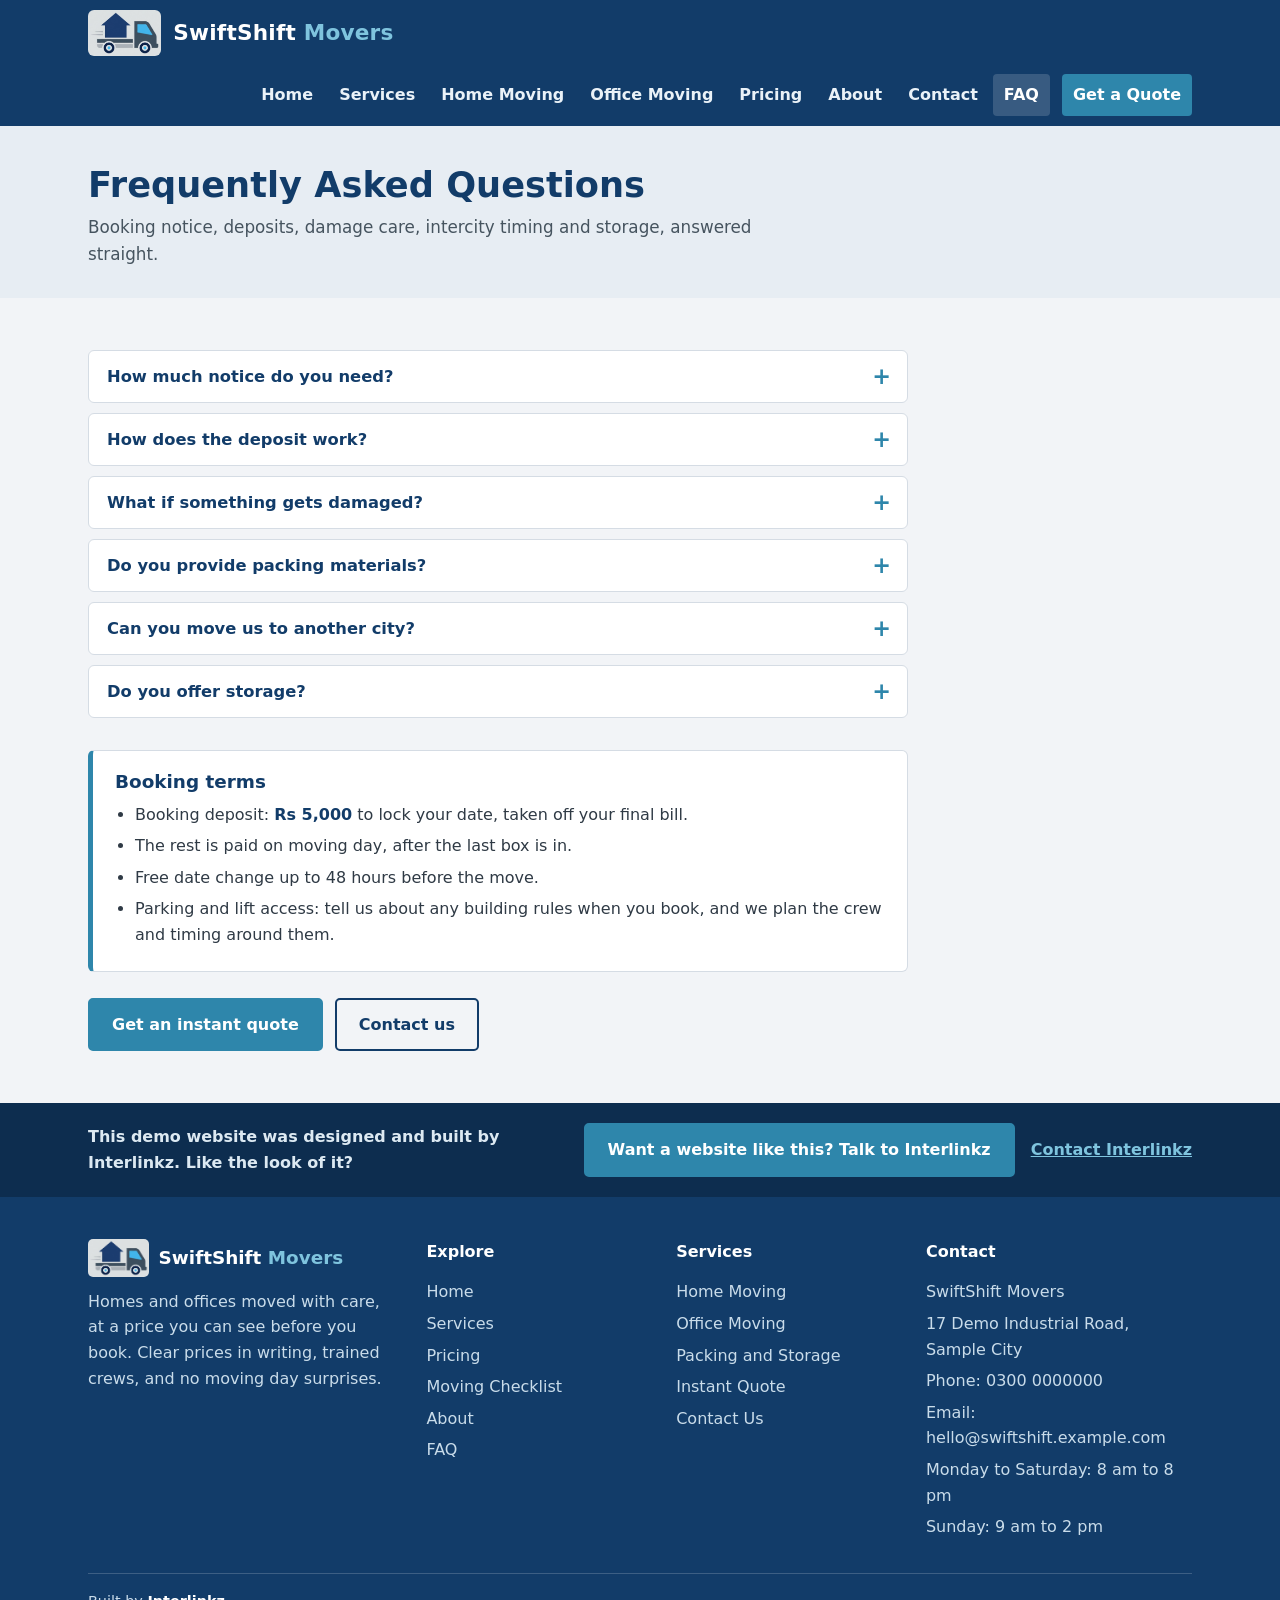
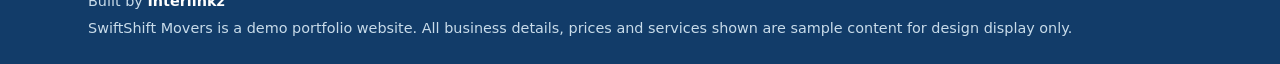
<file: faq.html>
<!DOCTYPE html>
<html lang="en">
<head>
<meta charset="UTF-8">
<meta name="viewport" content="width=device-width, initial-scale=1.0">
<title>FAQ - SwiftShift Movers</title>
<meta name="description" content="SwiftShift Movers FAQ: booking notice, deposit, damage care, packing materials, intercity moves and storage.">
<link rel="icon" type="image/png" href="images/favicon.png">
<link rel="stylesheet" href="css/style.css">
</head>
<body>
<header class="site-header">
  <div class="wrap header-in">
    <a class="brand" href="index.html">
      <img class="brand-mark" src="images/logo-mark.png" alt="SwiftShift Movers truck logo">
      <span class="brand-name">SwiftShift <span>Movers</span></span>
    </a>
    <button class="nav-toggle" aria-expanded="false" aria-controls="main-nav">Menu</button>
    <nav class="main-nav" id="main-nav" aria-label="Main">
        <a href="index.html">Home</a>
        <a href="services.html">Services</a>
        <a href="home-moving.html">Home Moving</a>
        <a href="office-moving.html">Office Moving</a>
        <a href="pricing.html">Pricing</a>
        <a href="about.html">About</a>
        <a href="contact.html">Contact</a>
        <a href="faq.html" aria-current="page">FAQ</a>
        <a class="nav-cta" href="index.html#quote">Get a Quote</a>
    </nav>
  </div>
</header>

<main>
  <div class="page-head">
    <div class="wrap">
      <h1>Frequently Asked Questions</h1>
      <p>Booking notice, deposits, damage care, intercity timing and storage, answered straight.</p>
    </div>
  </div>
  <section>
    <div class="wrap">
      <div class="faq-list">
      <div class="faq-item">
        <button class="faq-q" aria-expanded="false">How much notice do you need?</button>
        <div class="faq-a"><p>Within the city, 3 to 4 days is usually enough, and weekends book out first. Intercity moves are best booked a week ahead. If you are in a rush, call us and we will tell you honestly what we can do.</p></div>
      </div>
<div class="faq-item">
        <button class="faq-q" aria-expanded="false">How does the deposit work?</button>
        <div class="faq-a"><p>A Rs 5,000 deposit locks your date and crew. It comes off your final bill, and you can change the date free of charge up to 48 hours before the move.</p></div>
      </div>
<div class="faq-item">
        <button class="faq-q" aria-expanded="false">What if something gets damaged?</button>
        <div class="faq-a"><p>Tell the crew leader on the day and it is noted on the job sheet there and then. We repair what can be repaired, and for anything beyond repair we agree a fair settlement with you. Nothing is hidden and nothing is argued about later from memory.</p></div>
      </div>
<div class="faq-item">
        <button class="faq-q" aria-expanded="false">Do you provide packing materials?</button>
        <div class="faq-a"><p>Yes. Boxes, tape, bubble wrap and furniture blankets are included with the packing service. If you pack yourself, we can deliver a materials bundle before the move; ask when you book.</p></div>
      </div>
<div class="faq-item">
        <button class="faq-q" aria-expanded="false">Can you move us to another city?</button>
        <div class="faq-a"><p>Yes, we run intercity moves every week. The quote form gives a starting estimate, and the final route price is confirmed after booking based on the exact addresses and load size.</p></div>
      </div>
<div class="faq-item">
        <button class="faq-q" aria-expanded="false">Do you offer storage?</button>
        <div class="faq-a"><p>Yes, clean and locked storage at Rs 6,000 per week for a standard room of goods. Storage is billed weekly and you can collect part of your goods during opening hours with notice.</p></div>
      </div>
      </div>
      <div style="height:22px"></div>
      <div class="note-card" style="max-width:820px">
        <h3>Booking terms</h3>
        <ul class="plain-list">
          <li>Booking deposit: <span class="price"><span data-ss-price="deposit"></span></span> to lock your date, taken off your final bill.</li>
          <li>The rest is paid on moving day, after the last box is in.</li>
          <li>Free date change up to 48 hours before the move.</li>
          <li>Parking and lift access: tell us about any building rules when you book, and we plan the crew and timing around them.</li>
        </ul>
      </div>
      <div class="cta-row">
        <a class="btn btn-sky" href="index.html#quote">Get an instant quote</a>
        <a class="btn btn-outline" href="contact.html">Contact us</a>
      </div>
    </div>
  </section>
</main>

<div class="lead-band">
  <div class="wrap lead-in">
    <p class="lead-text">This demo website was designed and built by Interlinkz. Like the look of it?</p>
    <div class="lead-actions">
      <a class="btn btn-sky" href="https://interlinkz.com/contact">Want a website like this? Talk to Interlinkz</a>
      <a class="lead-link" href="https://interlinkz.com/contact">Contact Interlinkz</a>
    </div>
  </div>
</div>
<footer class="site-footer">
  <div class="wrap">
    <div class="footer-grid">
      <div>
        <div class="footer-brand">
          <img src="images/logo-mark.png" alt="SwiftShift Movers truck logo">
          <span>SwiftShift <em>Movers</em></span>
        </div>
        <p>Homes and offices moved with care, at a price you can see before you book. Clear prices in writing, trained crews, and no moving day surprises.</p>
      </div>
      <div>
        <h4>Explore</h4>
        <ul class="footer-links">
          <li><a href="index.html">Home</a></li>
          <li><a href="services.html">Services</a></li>
          <li><a href="pricing.html">Pricing</a></li>
          <li><a href="checklist.html">Moving Checklist</a></li>
          <li><a href="about.html">About</a></li>
          <li><a href="faq.html">FAQ</a></li>
        </ul>
      </div>
      <div>
        <h4>Services</h4>
        <ul class="footer-links">
          <li><a href="home-moving.html">Home Moving</a></li>
          <li><a href="office-moving.html">Office Moving</a></li>
          <li><a href="packing.html">Packing and Storage</a></li>
          <li><a href="index.html#quote">Instant Quote</a></li>
          <li><a href="contact.html">Contact Us</a></li>
        </ul>
      </div>
      <div>
        <h4>Contact</h4>
        <ul class="footer-links">
          <li>SwiftShift Movers</li>
          <li>17 Demo Industrial Road, Sample City</li>
          <li>Phone: 0300 0000000</li>
          <li>Email: hello@swiftshift.example.com</li>
          <li>Monday to Saturday: 8 am to 8 pm</li>
          <li>Sunday: 9 am to 2 pm</li>
        </ul>
      </div>
    </div>
    <div class="footer-bottom">
      <p>Built by <a href="https://interlinkz.com">Interlinkz</a></p>
      <p>SwiftShift Movers is a demo portfolio website. All business details, prices and services shown are sample content for design display only.</p>
    </div>
  </div>
</footer>
<script src="js/data.js"></script>
<script src="js/main.js"></script>
</body>
</html>
</file>
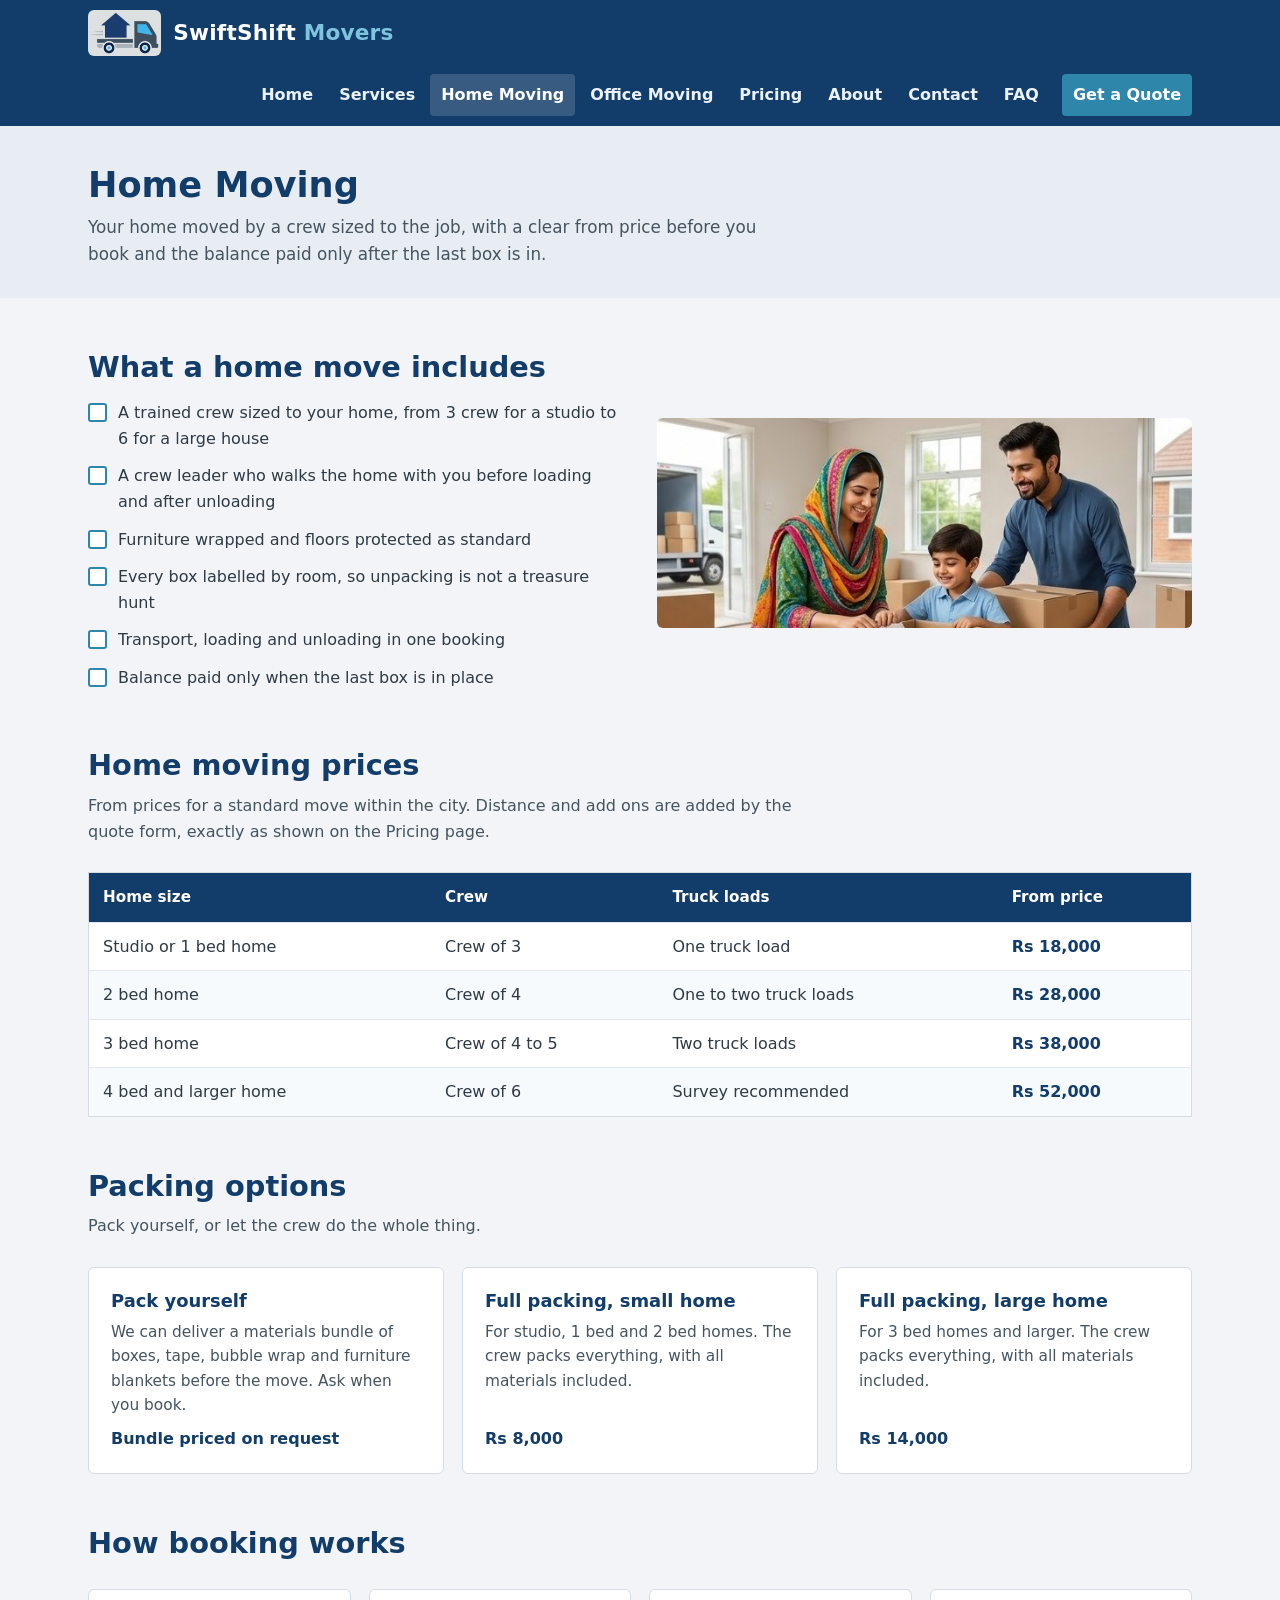
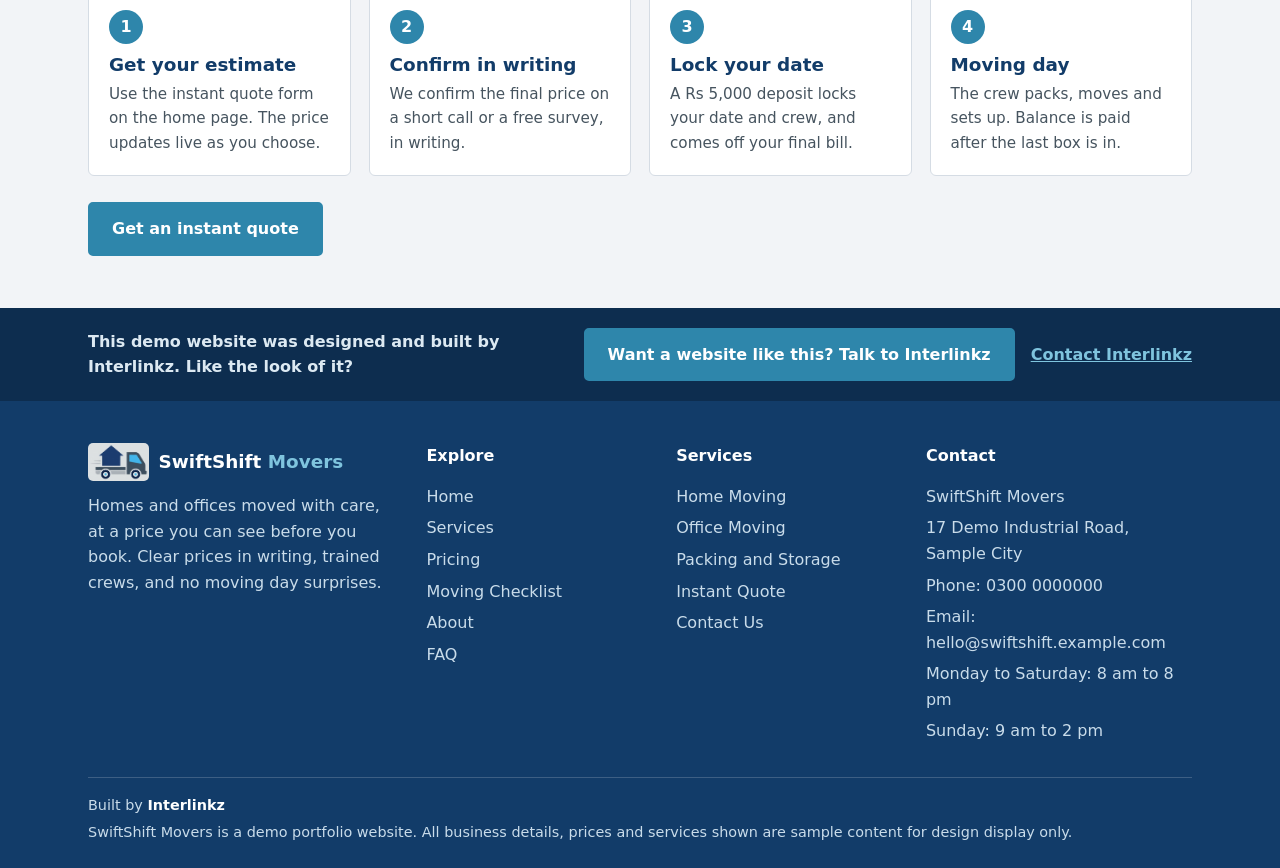
<file: home-moving.html>
<!DOCTYPE html>
<html lang="en">
<head>
<meta charset="UTF-8">
<meta name="viewport" content="width=device-width, initial-scale=1.0">
<title>Home Moving - SwiftShift Movers</title>
<meta name="description" content="Home moving by SwiftShift Movers: what is included, tier prices from Rs 18,000, packing options and how booking works.">
<link rel="icon" type="image/png" href="images/favicon.png">
<link rel="stylesheet" href="css/style.css">
</head>
<body>
<header class="site-header">
  <div class="wrap header-in">
    <a class="brand" href="index.html">
      <img class="brand-mark" src="images/logo-mark.png" alt="SwiftShift Movers truck logo">
      <span class="brand-name">SwiftShift <span>Movers</span></span>
    </a>
    <button class="nav-toggle" aria-expanded="false" aria-controls="main-nav">Menu</button>
    <nav class="main-nav" id="main-nav" aria-label="Main">
        <a href="index.html">Home</a>
        <a href="services.html">Services</a>
        <a href="home-moving.html" aria-current="page">Home Moving</a>
        <a href="office-moving.html">Office Moving</a>
        <a href="pricing.html">Pricing</a>
        <a href="about.html">About</a>
        <a href="contact.html">Contact</a>
        <a href="faq.html">FAQ</a>
        <a class="nav-cta" href="index.html#quote">Get a Quote</a>
    </nav>
  </div>
</header>

<main>
  <div class="page-head">
    <div class="wrap">
      <h1>Home Moving</h1>
      <p>Your home moved by a crew sized to the job, with a clear from price before you book and the balance paid only after the last box is in.</p>
    </div>
  </div>
  <section>
    <div class="wrap split">
      <div>
        <h2>What a home move includes</h2>
        <ul class="tick-list">
          <li>A trained crew sized to your home, from 3 crew for a studio to 6 for a large house</li>
          <li>A crew leader who walks the home with you before loading and after unloading</li>
          <li>Furniture wrapped and floors protected as standard</li>
          <li>Every box labelled by room, so unpacking is not a treasure hunt</li>
          <li>Transport, loading and unloading in one booking</li>
          <li>Balance paid only when the last box is in place</li>
        </ul>
      </div>
      <div class="photo-frame">
        <img src="images/family-packing.jpg" alt="A family packing boxes together in their new home">
      </div>
    </div>
  </section>
  <section style="padding-top:0">
    <div class="wrap">
      <div class="section-head">
        <h2>Home moving prices</h2>
        <p>From prices for a standard move within the city. Distance and add ons are added by the quote form, exactly as shown on the Pricing page.</p>
      </div>
      <div class="table-host" data-price-table="home-tiers"></div>
    </div>
  </section>
  <section style="padding-top:0">
    <div class="wrap">
      <div class="section-head">
        <h2 id="packing-options">Packing options</h2>
        <p>Pack yourself, or let the crew do the whole thing.</p>
      </div>
      <div class="tiles" style="grid-template-columns:repeat(auto-fit,minmax(240px,1fr))">
        <div class="tile">
          <h3>Pack yourself</h3>
          <p>We can deliver a materials bundle of boxes, tape, bubble wrap and furniture blankets before the move. Ask when you book.</p>
          <div class="tile-meta"><span class="price">Bundle priced on request</span></div>
        </div>
        <div class="tile">
          <h3>Full packing, small home</h3>
          <p>For studio, 1 bed and 2 bed homes. The crew packs everything, with all materials included.</p>
          <div class="tile-meta"><span class="price"><span data-ss-price="packingSmall"></span></span></div>
        </div>
        <div class="tile">
          <h3>Full packing, large home</h3>
          <p>For 3 bed homes and larger. The crew packs everything, with all materials included.</p>
          <div class="tile-meta"><span class="price"><span data-ss-price="packingLarge"></span></span></div>
        </div>
      </div>
    </div>
  </section>
  <section style="padding-top:0">
    <div class="wrap">
      <div class="section-head"><h2>How booking works</h2></div>
      <div class="steps">
        <div class="step"><span class="step-num">1</span><h3>Get your estimate</h3><p>Use the instant quote form on the home page. The price updates live as you choose.</p></div>
        <div class="step"><span class="step-num">2</span><h3>Confirm in writing</h3><p>We confirm the final price on a short call or a free survey, in writing.</p></div>
        <div class="step"><span class="step-num">3</span><h3>Lock your date</h3><p>A <span data-ss-price="deposit"></span> deposit locks your date and crew, and comes off your final bill.</p></div>
        <div class="step"><span class="step-num">4</span><h3>Moving day</h3><p>The crew packs, moves and sets up. Balance is paid after the last box is in.</p></div>
      </div>
      <div class="cta-row"><a class="btn btn-sky" href="index.html#quote">Get an instant quote</a></div>
    </div>
  </section>
</main>

<div class="lead-band">
  <div class="wrap lead-in">
    <p class="lead-text">This demo website was designed and built by Interlinkz. Like the look of it?</p>
    <div class="lead-actions">
      <a class="btn btn-sky" href="https://interlinkz.com/contact">Want a website like this? Talk to Interlinkz</a>
      <a class="lead-link" href="https://interlinkz.com/contact">Contact Interlinkz</a>
    </div>
  </div>
</div>
<footer class="site-footer">
  <div class="wrap">
    <div class="footer-grid">
      <div>
        <div class="footer-brand">
          <img src="images/logo-mark.png" alt="SwiftShift Movers truck logo">
          <span>SwiftShift <em>Movers</em></span>
        </div>
        <p>Homes and offices moved with care, at a price you can see before you book. Clear prices in writing, trained crews, and no moving day surprises.</p>
      </div>
      <div>
        <h4>Explore</h4>
        <ul class="footer-links">
          <li><a href="index.html">Home</a></li>
          <li><a href="services.html">Services</a></li>
          <li><a href="pricing.html">Pricing</a></li>
          <li><a href="checklist.html">Moving Checklist</a></li>
          <li><a href="about.html">About</a></li>
          <li><a href="faq.html">FAQ</a></li>
        </ul>
      </div>
      <div>
        <h4>Services</h4>
        <ul class="footer-links">
          <li><a href="home-moving.html">Home Moving</a></li>
          <li><a href="office-moving.html">Office Moving</a></li>
          <li><a href="packing.html">Packing and Storage</a></li>
          <li><a href="index.html#quote">Instant Quote</a></li>
          <li><a href="contact.html">Contact Us</a></li>
        </ul>
      </div>
      <div>
        <h4>Contact</h4>
        <ul class="footer-links">
          <li>SwiftShift Movers</li>
          <li>17 Demo Industrial Road, Sample City</li>
          <li>Phone: 0300 0000000</li>
          <li>Email: hello@swiftshift.example.com</li>
          <li>Monday to Saturday: 8 am to 8 pm</li>
          <li>Sunday: 9 am to 2 pm</li>
        </ul>
      </div>
    </div>
    <div class="footer-bottom">
      <p>Built by <a href="https://interlinkz.com">Interlinkz</a></p>
      <p>SwiftShift Movers is a demo portfolio website. All business details, prices and services shown are sample content for design display only.</p>
    </div>
  </div>
</footer>
<script src="js/data.js"></script>
<script src="js/main.js"></script>
</body>
</html>
</file>
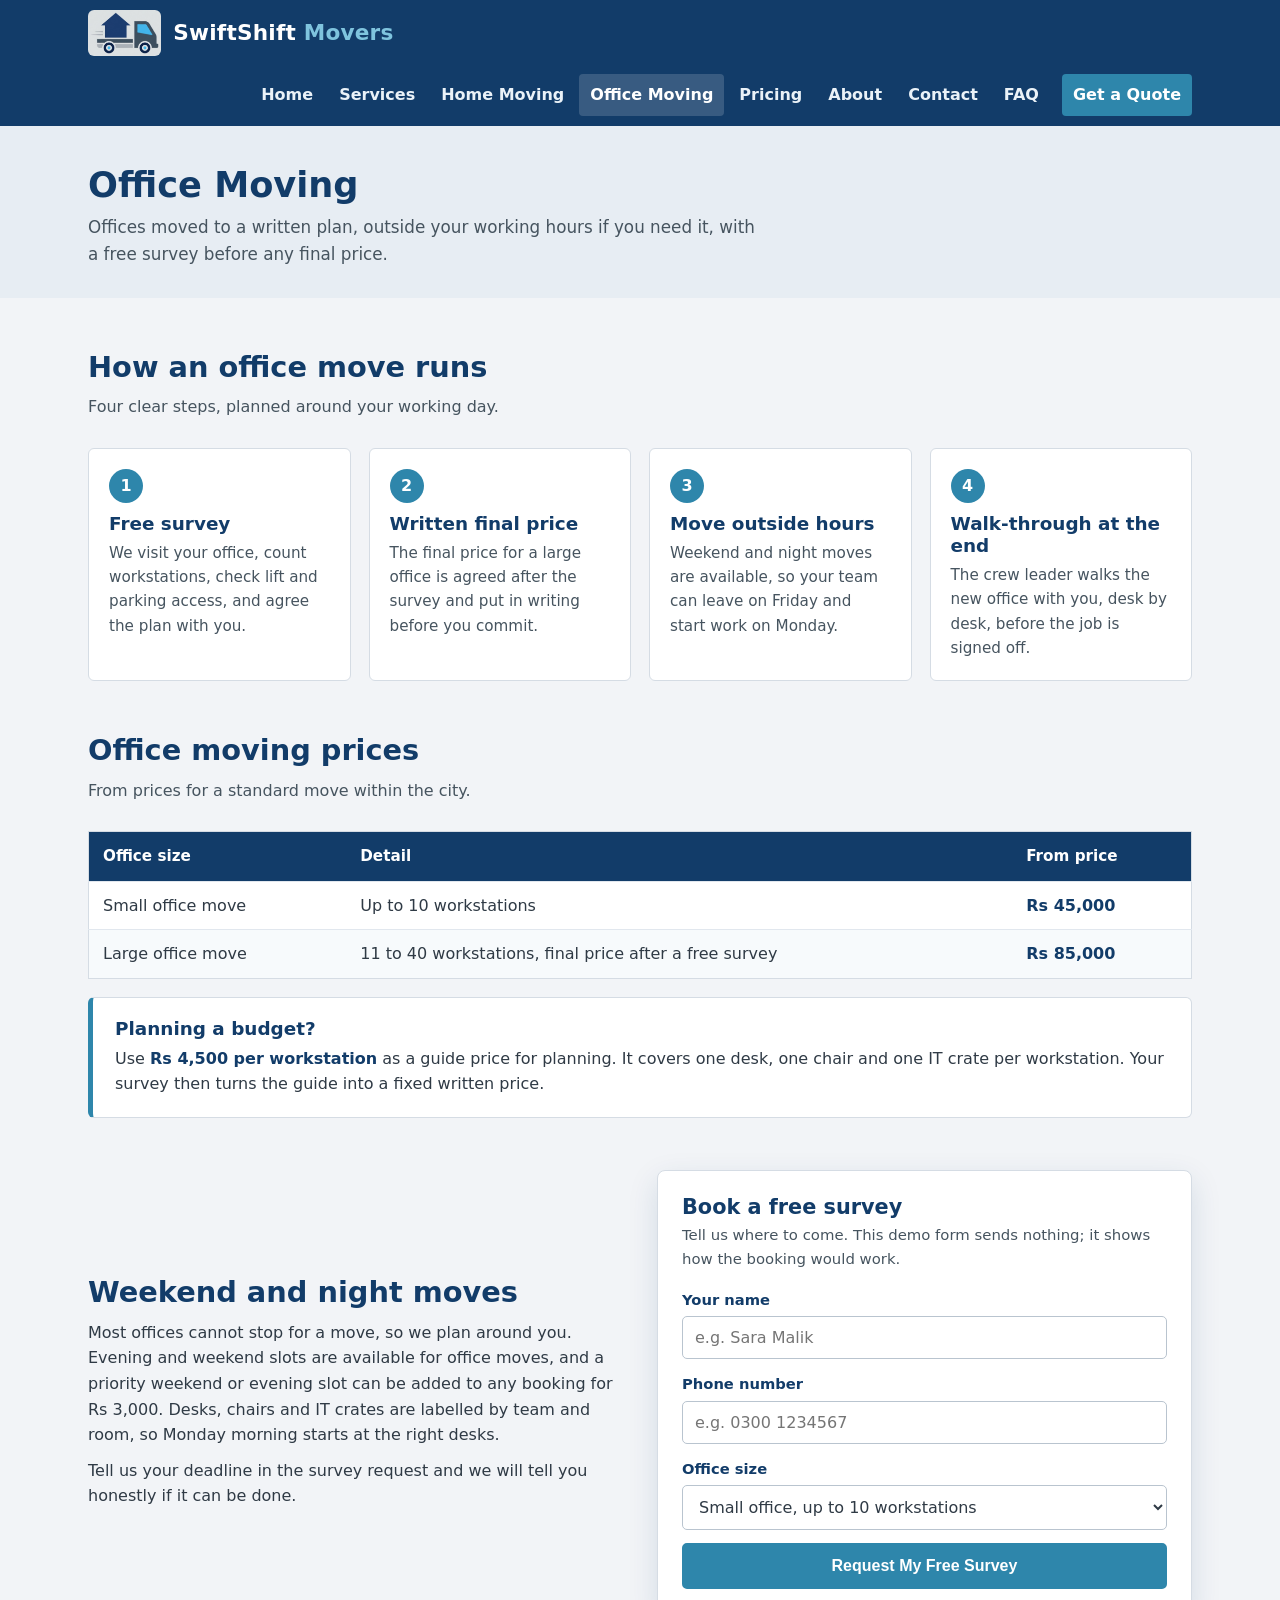
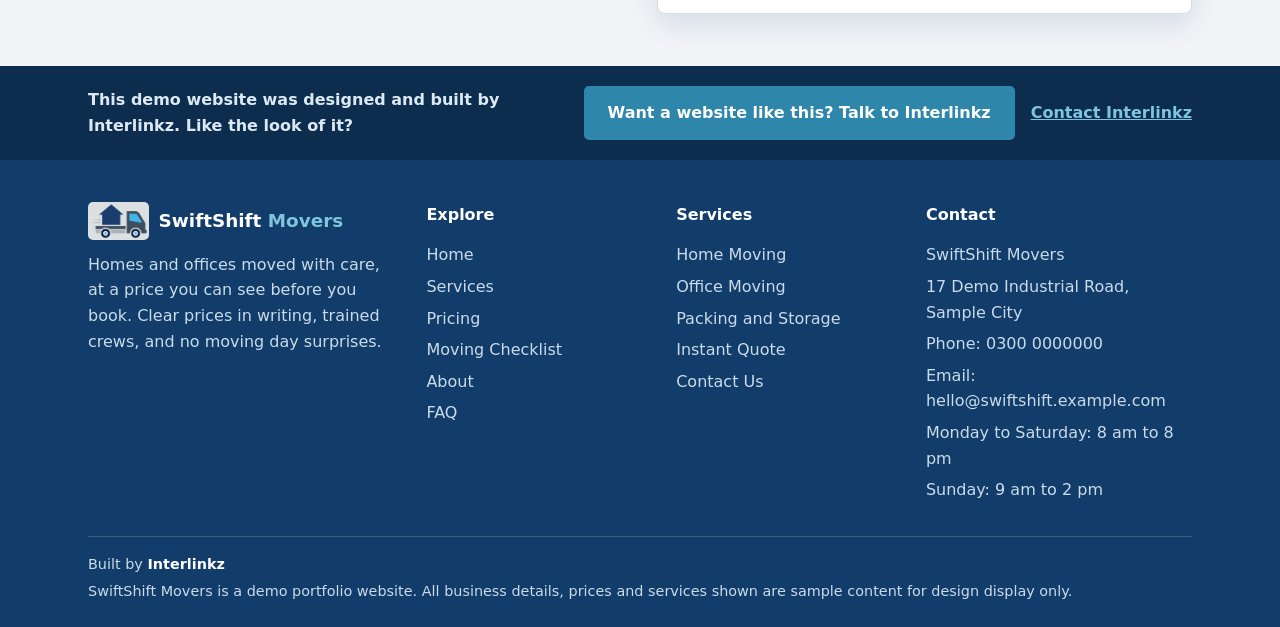
<file: office-moving.html>
<!DOCTYPE html>
<html lang="en">
<head>
<meta charset="UTF-8">
<meta name="viewport" content="width=device-width, initial-scale=1.0">
<title>Office Moving - SwiftShift Movers</title>
<meta name="description" content="Office moving by SwiftShift Movers: free survey, written final price, weekend and night moves, per workstation guide price.">
<link rel="icon" type="image/png" href="images/favicon.png">
<link rel="stylesheet" href="css/style.css">
</head>
<body>
<header class="site-header">
  <div class="wrap header-in">
    <a class="brand" href="index.html">
      <img class="brand-mark" src="images/logo-mark.png" alt="SwiftShift Movers truck logo">
      <span class="brand-name">SwiftShift <span>Movers</span></span>
    </a>
    <button class="nav-toggle" aria-expanded="false" aria-controls="main-nav">Menu</button>
    <nav class="main-nav" id="main-nav" aria-label="Main">
        <a href="index.html">Home</a>
        <a href="services.html">Services</a>
        <a href="home-moving.html">Home Moving</a>
        <a href="office-moving.html" aria-current="page">Office Moving</a>
        <a href="pricing.html">Pricing</a>
        <a href="about.html">About</a>
        <a href="contact.html">Contact</a>
        <a href="faq.html">FAQ</a>
        <a class="nav-cta" href="index.html#quote">Get a Quote</a>
    </nav>
  </div>
</header>

<main>
  <div class="page-head">
    <div class="wrap">
      <h1>Office Moving</h1>
      <p>Offices moved to a written plan, outside your working hours if you need it, with a free survey before any final price.</p>
    </div>
  </div>
  <section>
    <div class="wrap">
      <div class="section-head">
        <h2>How an office move runs</h2>
        <p>Four clear steps, planned around your working day.</p>
      </div>
      <div class="steps">
        <div class="step"><span class="step-num">1</span><h3>Free survey</h3><p>We visit your office, count workstations, check lift and parking access, and agree the plan with you.</p></div>
        <div class="step"><span class="step-num">2</span><h3>Written final price</h3><p>The final price for a large office is agreed after the survey and put in writing before you commit.</p></div>
        <div class="step"><span class="step-num">3</span><h3>Move outside hours</h3><p>Weekend and night moves are available, so your team can leave on Friday and start work on Monday.</p></div>
        <div class="step"><span class="step-num">4</span><h3>Walk-through at the end</h3><p>The crew leader walks the new office with you, desk by desk, before the job is signed off.</p></div>
      </div>
    </div>
  </section>
  <section style="padding-top:0">
    <div class="wrap">
      <div class="section-head">
        <h2>Office moving prices</h2>
        <p>From prices for a standard move within the city.</p>
      </div>
      <div class="table-host" data-price-table="office-tiers"></div>
      <div style="height:18px"></div>
      <div class="note-card">
        <h3>Planning a budget?</h3>
        <p>Use <span class="price"><span data-ss-price="perWorkstation"></span> per workstation</span> as a guide price for planning. It covers one desk, one chair and one IT crate per workstation. Your survey then turns the guide into a fixed written price.</p>
      </div>
    </div>
  </section>
  <section style="padding-top:0">
    <div class="wrap split">
      <div>
        <h2>Weekend and night moves</h2>
        <p>Most offices cannot stop for a move, so we plan around you. Evening and weekend slots are available for office moves, and a priority weekend or evening slot can be added to any booking for Rs 3,000. Desks, chairs and IT crates are labelled by team and room, so Monday morning starts at the right desks.</p>
        <p style="margin-top:10px">Tell us your deadline in the survey request and we will tell you honestly if it can be done.</p>
      </div>
      <div class="quote-card">
        <h2>Book a free survey</h2>
        <p class="q-sub">Tell us where to come. This demo form sends nothing; it shows how the booking would work.</p>
        <form data-demo-form data-ref-prefix="SS-S" novalidate>
          <div class="form-body">
            <div class="field">
              <label for="s-name">Your name</label>
              <input type="text" id="s-name" required data-validate="name" placeholder="e.g. Sara Malik">
              <p class="field-error" data-error-for="s-name">Please enter your name.</p>
            </div>
            <div class="field">
              <label for="s-phone">Phone number</label>
              <input type="tel" id="s-phone" required data-validate="phone" placeholder="e.g. 0300 1234567">
              <p class="field-error" data-error-for="s-phone">Please enter a valid phone number.</p>
            </div>
            <div class="field">
              <label for="s-size">Office size</label>
              <select id="s-size">
                <option>Small office, up to 10 workstations</option>
                <option>Large office, 11 to 40 workstations</option>
              </select>
            </div>
            <button type="submit" class="btn btn-sky btn-block">Request My Free Survey</button>
          </div>
        </form>
        <div class="form-success" hidden>
          <h3>Survey requested</h3>
          <p>Thank you. Your demo survey reference is <span data-ref></span>. In a live booking, our team would call you back to fix the survey time.</p>
        </div>
      </div>
    </div>
  </section>
</main>

<div class="lead-band">
  <div class="wrap lead-in">
    <p class="lead-text">This demo website was designed and built by Interlinkz. Like the look of it?</p>
    <div class="lead-actions">
      <a class="btn btn-sky" href="https://interlinkz.com/contact">Want a website like this? Talk to Interlinkz</a>
      <a class="lead-link" href="https://interlinkz.com/contact">Contact Interlinkz</a>
    </div>
  </div>
</div>
<footer class="site-footer">
  <div class="wrap">
    <div class="footer-grid">
      <div>
        <div class="footer-brand">
          <img src="images/logo-mark.png" alt="SwiftShift Movers truck logo">
          <span>SwiftShift <em>Movers</em></span>
        </div>
        <p>Homes and offices moved with care, at a price you can see before you book. Clear prices in writing, trained crews, and no moving day surprises.</p>
      </div>
      <div>
        <h4>Explore</h4>
        <ul class="footer-links">
          <li><a href="index.html">Home</a></li>
          <li><a href="services.html">Services</a></li>
          <li><a href="pricing.html">Pricing</a></li>
          <li><a href="checklist.html">Moving Checklist</a></li>
          <li><a href="about.html">About</a></li>
          <li><a href="faq.html">FAQ</a></li>
        </ul>
      </div>
      <div>
        <h4>Services</h4>
        <ul class="footer-links">
          <li><a href="home-moving.html">Home Moving</a></li>
          <li><a href="office-moving.html">Office Moving</a></li>
          <li><a href="packing.html">Packing and Storage</a></li>
          <li><a href="index.html#quote">Instant Quote</a></li>
          <li><a href="contact.html">Contact Us</a></li>
        </ul>
      </div>
      <div>
        <h4>Contact</h4>
        <ul class="footer-links">
          <li>SwiftShift Movers</li>
          <li>17 Demo Industrial Road, Sample City</li>
          <li>Phone: 0300 0000000</li>
          <li>Email: hello@swiftshift.example.com</li>
          <li>Monday to Saturday: 8 am to 8 pm</li>
          <li>Sunday: 9 am to 2 pm</li>
        </ul>
      </div>
    </div>
    <div class="footer-bottom">
      <p>Built by <a href="https://interlinkz.com">Interlinkz</a></p>
      <p>SwiftShift Movers is a demo portfolio website. All business details, prices and services shown are sample content for design display only.</p>
    </div>
  </div>
</footer>
<script src="js/data.js"></script>
<script src="js/main.js"></script>
</body>
</html>
</file>
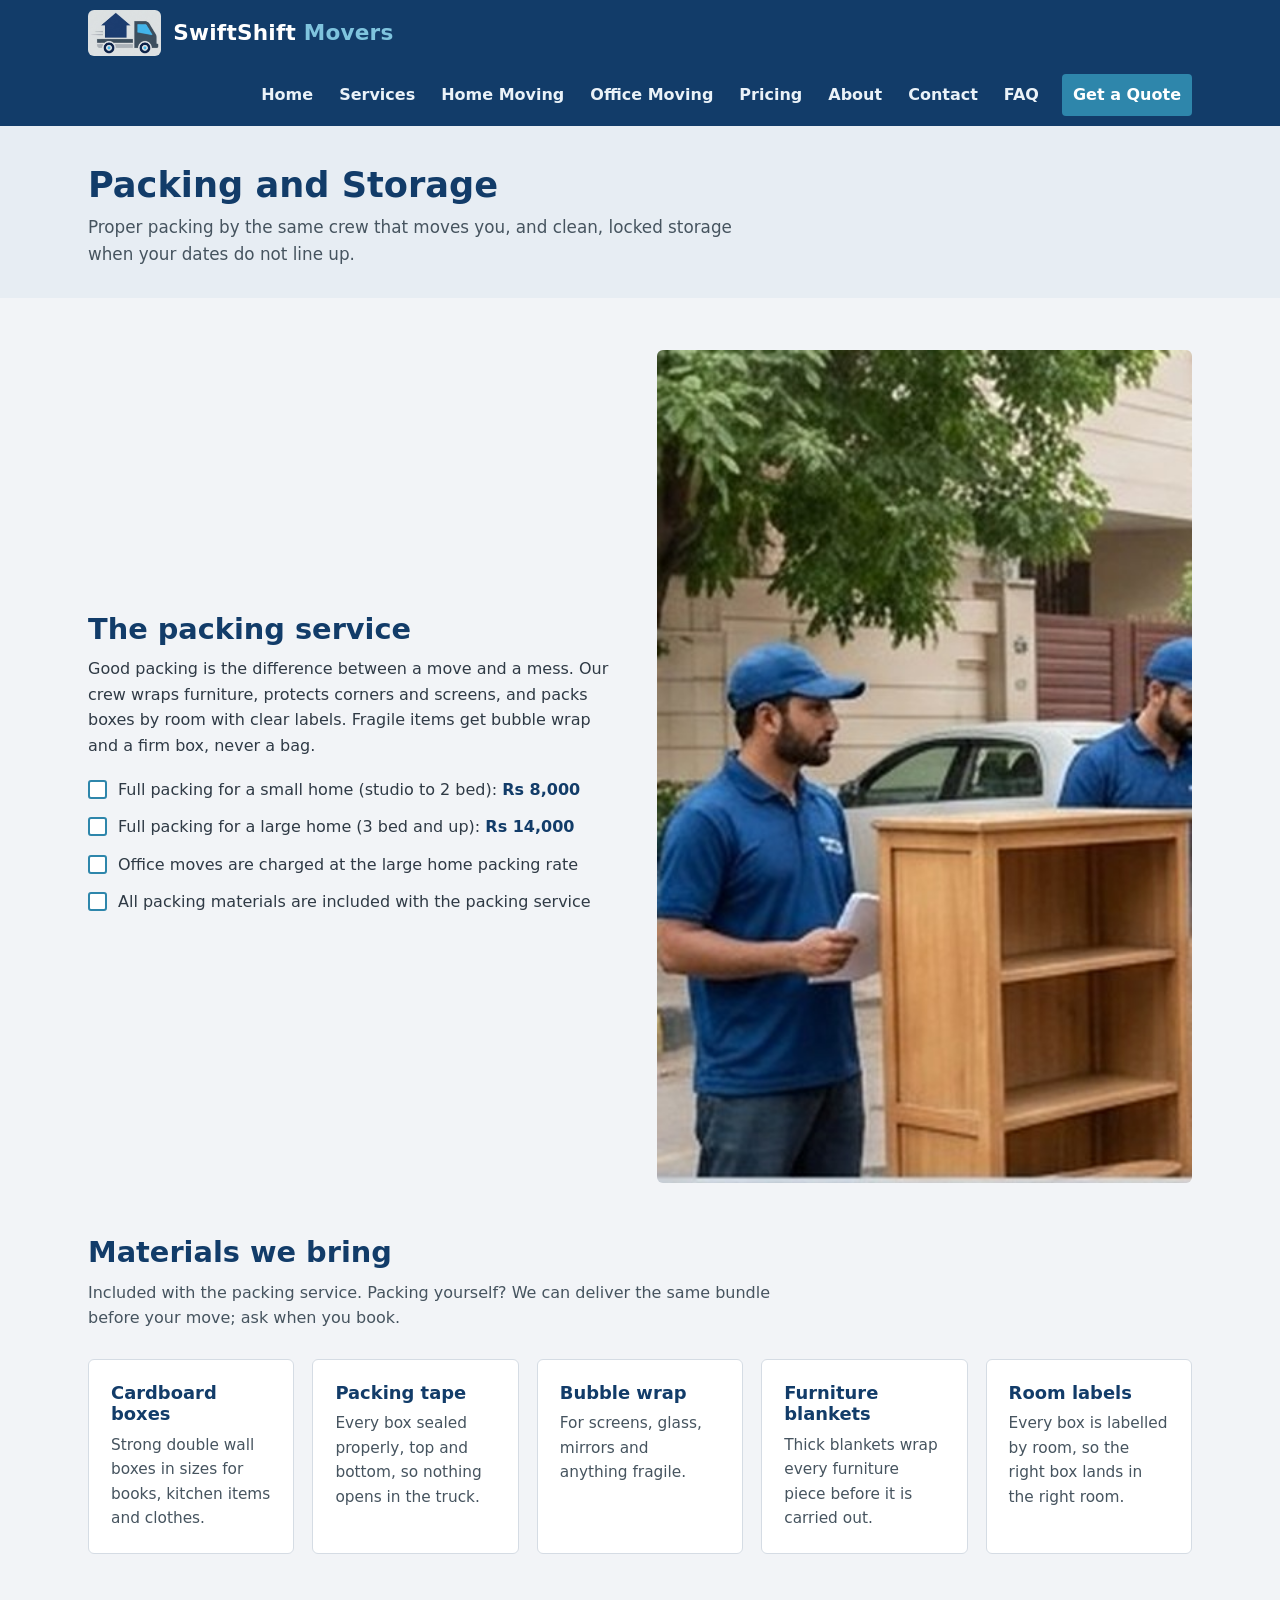
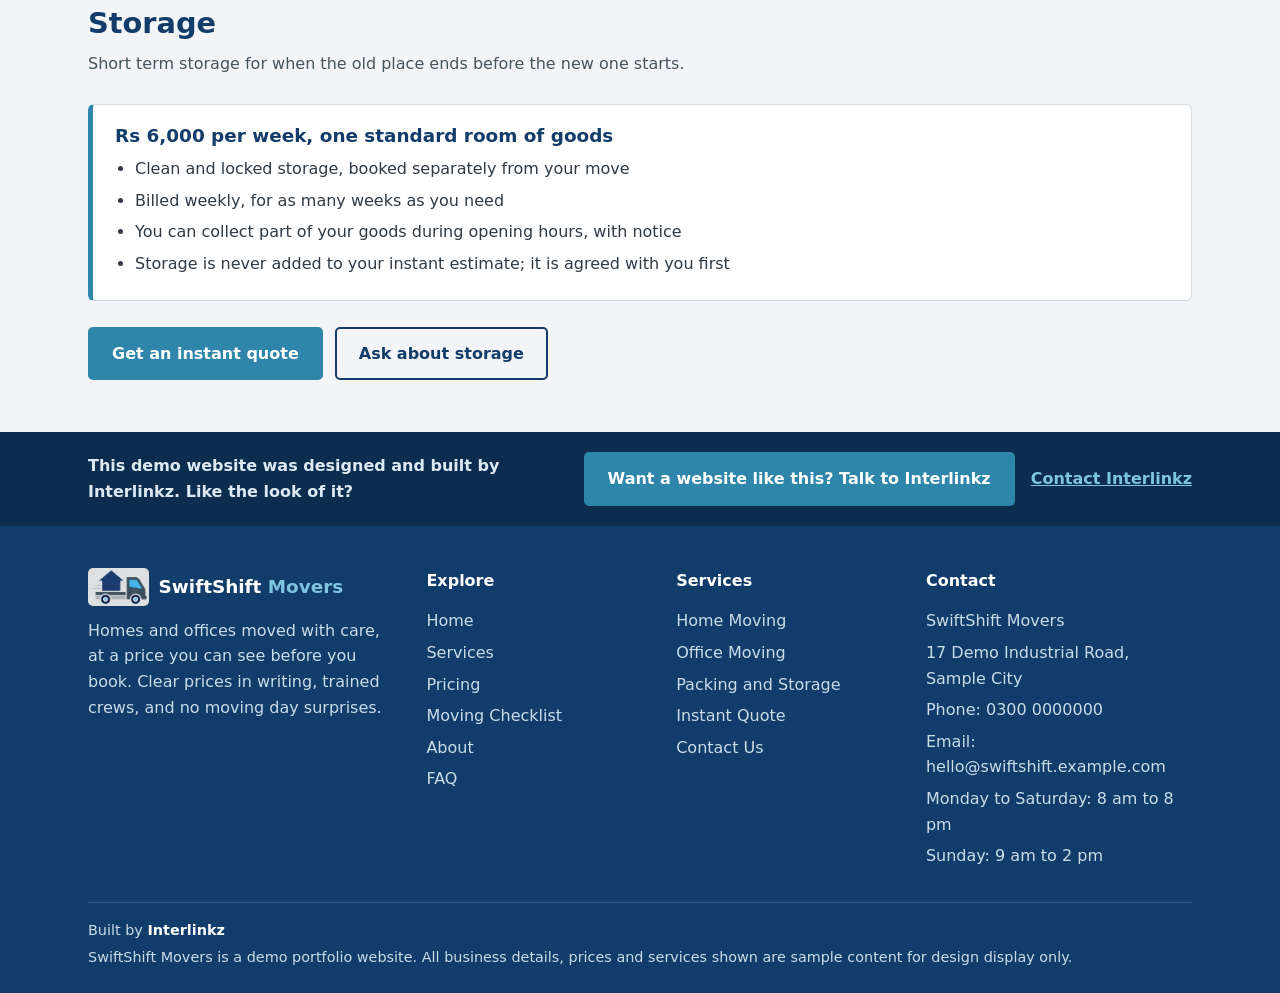
<file: packing.html>
<!DOCTYPE html>
<html lang="en">
<head>
<meta charset="UTF-8">
<meta name="viewport" content="width=device-width, initial-scale=1.0">
<title>Packing and Storage - SwiftShift Movers</title>
<meta name="description" content="Packing service and short term storage from SwiftShift Movers: materials included, storage at Rs 6,000 per week with clear rules.">
<link rel="icon" type="image/png" href="images/favicon.png">
<link rel="stylesheet" href="css/style.css">
</head>
<body>
<header class="site-header">
  <div class="wrap header-in">
    <a class="brand" href="index.html">
      <img class="brand-mark" src="images/logo-mark.png" alt="SwiftShift Movers truck logo">
      <span class="brand-name">SwiftShift <span>Movers</span></span>
    </a>
    <button class="nav-toggle" aria-expanded="false" aria-controls="main-nav">Menu</button>
    <nav class="main-nav" id="main-nav" aria-label="Main">
        <a href="index.html">Home</a>
        <a href="services.html">Services</a>
        <a href="home-moving.html">Home Moving</a>
        <a href="office-moving.html">Office Moving</a>
        <a href="pricing.html">Pricing</a>
        <a href="about.html">About</a>
        <a href="contact.html">Contact</a>
        <a href="faq.html">FAQ</a>
        <a class="nav-cta" href="index.html#quote">Get a Quote</a>
    </nav>
  </div>
</header>

<main>
  <div class="page-head">
    <div class="wrap">
      <h1>Packing and Storage</h1>
      <p>Proper packing by the same crew that moves you, and clean, locked storage when your dates do not line up.</p>
    </div>
  </div>
  <section>
    <div class="wrap split">
      <div>
        <h2>The packing service</h2>
        <p>Good packing is the difference between a move and a mess. Our crew wraps furniture, protects corners and screens, and packs boxes by room with clear labels. Fragile items get bubble wrap and a firm box, never a bag.</p>
        <ul class="tick-list" style="margin-top:12px">
          <li>Full packing for a small home (studio to 2 bed): <span class="price"><span data-ss-price="packingSmall"></span></span></li>
          <li>Full packing for a large home (3 bed and up): <span class="price"><span data-ss-price="packingLarge"></span></span></li>
          <li>Office moves are charged at the large home packing rate</li>
          <li>All packing materials are included with the packing service</li>
        </ul>
      </div>
      <div class="photo-frame">
        <img src="images/crew.jpg" alt="SwiftShift crew members standing with a packed wooden bookshelf ready for loading">
      </div>
    </div>
  </section>
  <section style="padding-top:0">
    <div class="wrap">
      <div class="section-head">
        <h2>Materials we bring</h2>
        <p>Included with the packing service. Packing yourself? We can deliver the same bundle before your move; ask when you book.</p>
      </div>
      <div class="tiles" style="grid-template-columns:repeat(auto-fit,minmax(200px,1fr))">
        <div class="tile"><h3>Cardboard boxes</h3><p>Strong double wall boxes in sizes for books, kitchen items and clothes.</p></div>
        <div class="tile"><h3>Packing tape</h3><p>Every box sealed properly, top and bottom, so nothing opens in the truck.</p></div>
        <div class="tile"><h3>Bubble wrap</h3><p>For screens, glass, mirrors and anything fragile.</p></div>
        <div class="tile"><h3>Furniture blankets</h3><p>Thick blankets wrap every furniture piece before it is carried out.</p></div>
        <div class="tile"><h3>Room labels</h3><p>Every box is labelled by room, so the right box lands in the right room.</p></div>
      </div>
    </div>
  </section>
  <section style="padding-top:0">
    <div class="wrap">
      <div class="section-head">
        <h2 id="storage">Storage</h2>
        <p>Short term storage for when the old place ends before the new one starts.</p>
      </div>
      <div class="note-card">
        <h3><span data-ss-price="storage"></span> per week, one standard room of goods</h3>
        <ul class="plain-list">
          <li>Clean and locked storage, booked separately from your move</li>
          <li>Billed weekly, for as many weeks as you need</li>
          <li>You can collect part of your goods during opening hours, with notice</li>
          <li>Storage is never added to your instant estimate; it is agreed with you first</li>
        </ul>
      </div>
      <div class="cta-row">
        <a class="btn btn-sky" href="index.html#quote">Get an instant quote</a>
        <a class="btn btn-outline" href="contact.html">Ask about storage</a>
      </div>
    </div>
  </section>
</main>

<div class="lead-band">
  <div class="wrap lead-in">
    <p class="lead-text">This demo website was designed and built by Interlinkz. Like the look of it?</p>
    <div class="lead-actions">
      <a class="btn btn-sky" href="https://interlinkz.com/contact">Want a website like this? Talk to Interlinkz</a>
      <a class="lead-link" href="https://interlinkz.com/contact">Contact Interlinkz</a>
    </div>
  </div>
</div>
<footer class="site-footer">
  <div class="wrap">
    <div class="footer-grid">
      <div>
        <div class="footer-brand">
          <img src="images/logo-mark.png" alt="SwiftShift Movers truck logo">
          <span>SwiftShift <em>Movers</em></span>
        </div>
        <p>Homes and offices moved with care, at a price you can see before you book. Clear prices in writing, trained crews, and no moving day surprises.</p>
      </div>
      <div>
        <h4>Explore</h4>
        <ul class="footer-links">
          <li><a href="index.html">Home</a></li>
          <li><a href="services.html">Services</a></li>
          <li><a href="pricing.html">Pricing</a></li>
          <li><a href="checklist.html">Moving Checklist</a></li>
          <li><a href="about.html">About</a></li>
          <li><a href="faq.html">FAQ</a></li>
        </ul>
      </div>
      <div>
        <h4>Services</h4>
        <ul class="footer-links">
          <li><a href="home-moving.html">Home Moving</a></li>
          <li><a href="office-moving.html">Office Moving</a></li>
          <li><a href="packing.html">Packing and Storage</a></li>
          <li><a href="index.html#quote">Instant Quote</a></li>
          <li><a href="contact.html">Contact Us</a></li>
        </ul>
      </div>
      <div>
        <h4>Contact</h4>
        <ul class="footer-links">
          <li>SwiftShift Movers</li>
          <li>17 Demo Industrial Road, Sample City</li>
          <li>Phone: 0300 0000000</li>
          <li>Email: hello@swiftshift.example.com</li>
          <li>Monday to Saturday: 8 am to 8 pm</li>
          <li>Sunday: 9 am to 2 pm</li>
        </ul>
      </div>
    </div>
    <div class="footer-bottom">
      <p>Built by <a href="https://interlinkz.com">Interlinkz</a></p>
      <p>SwiftShift Movers is a demo portfolio website. All business details, prices and services shown are sample content for design display only.</p>
    </div>
  </div>
</footer>
<script src="js/data.js"></script>
<script src="js/main.js"></script>
</body>
</html>
</file>
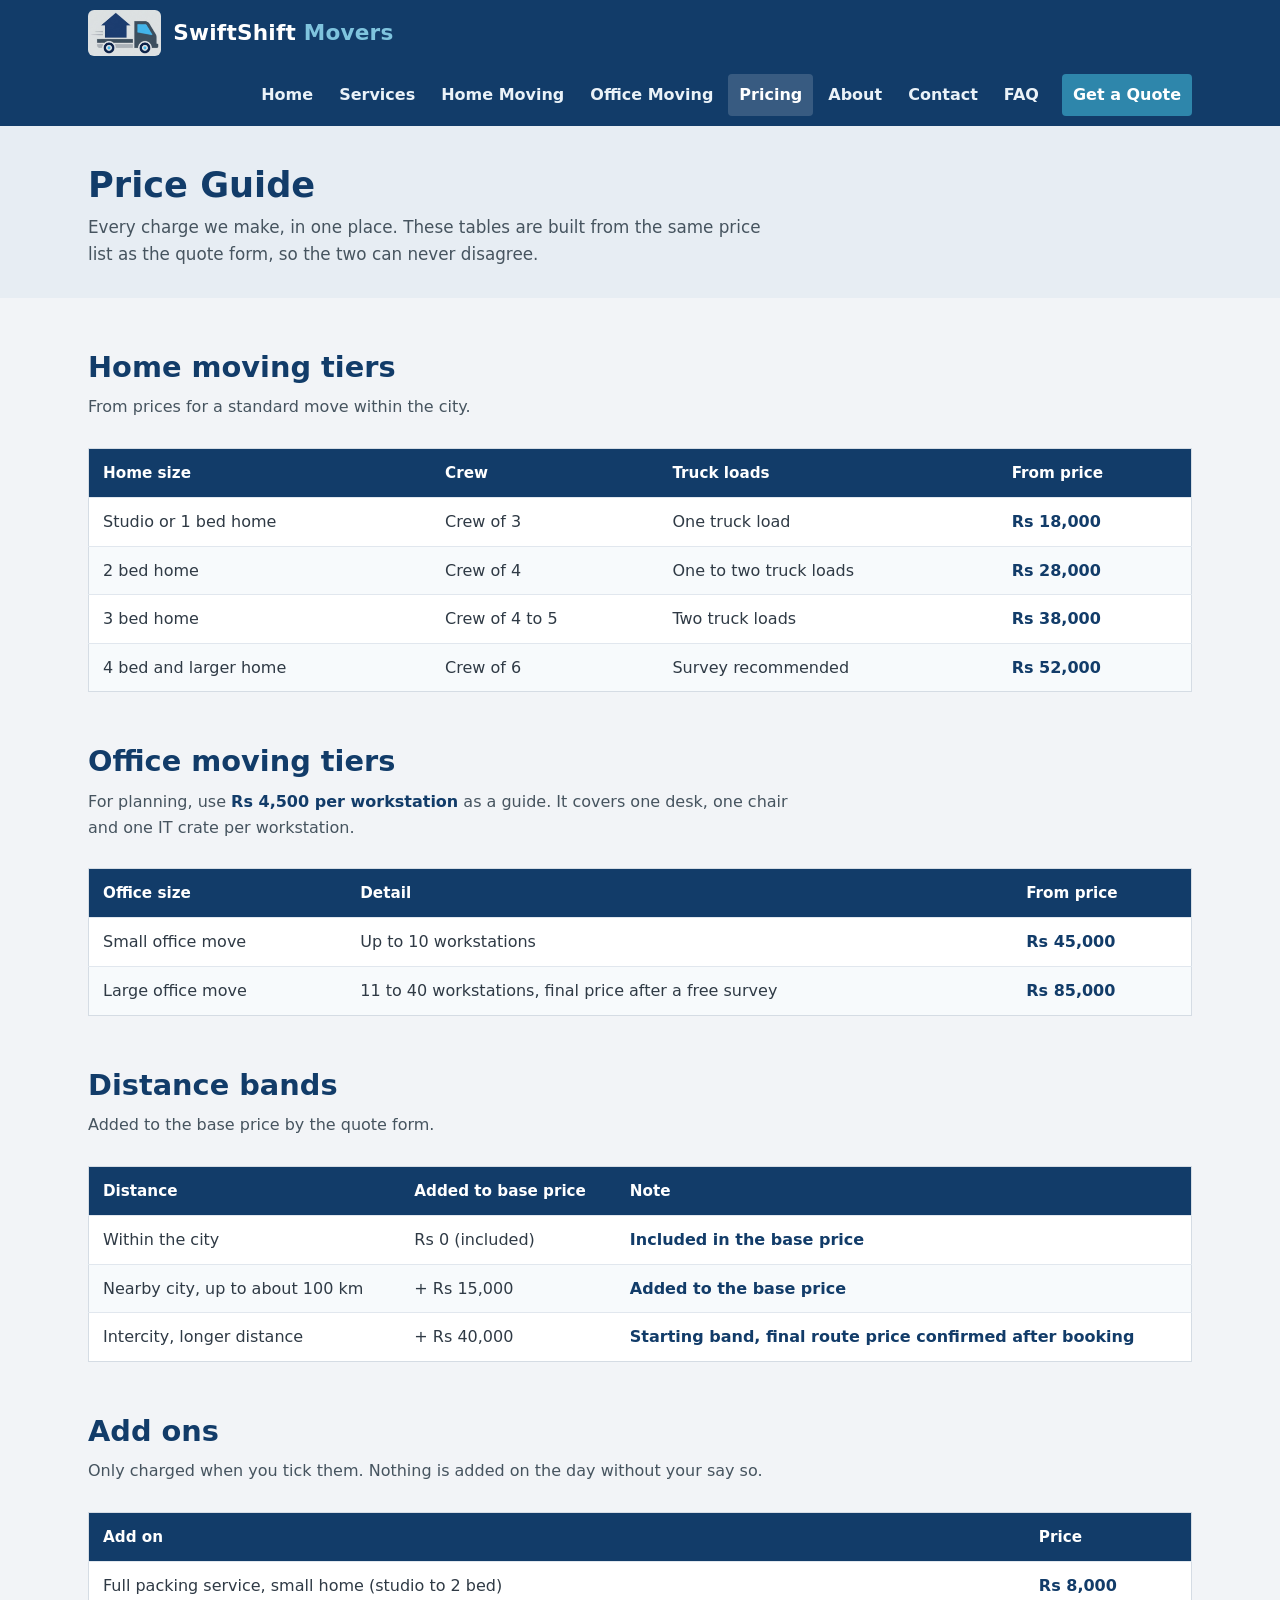
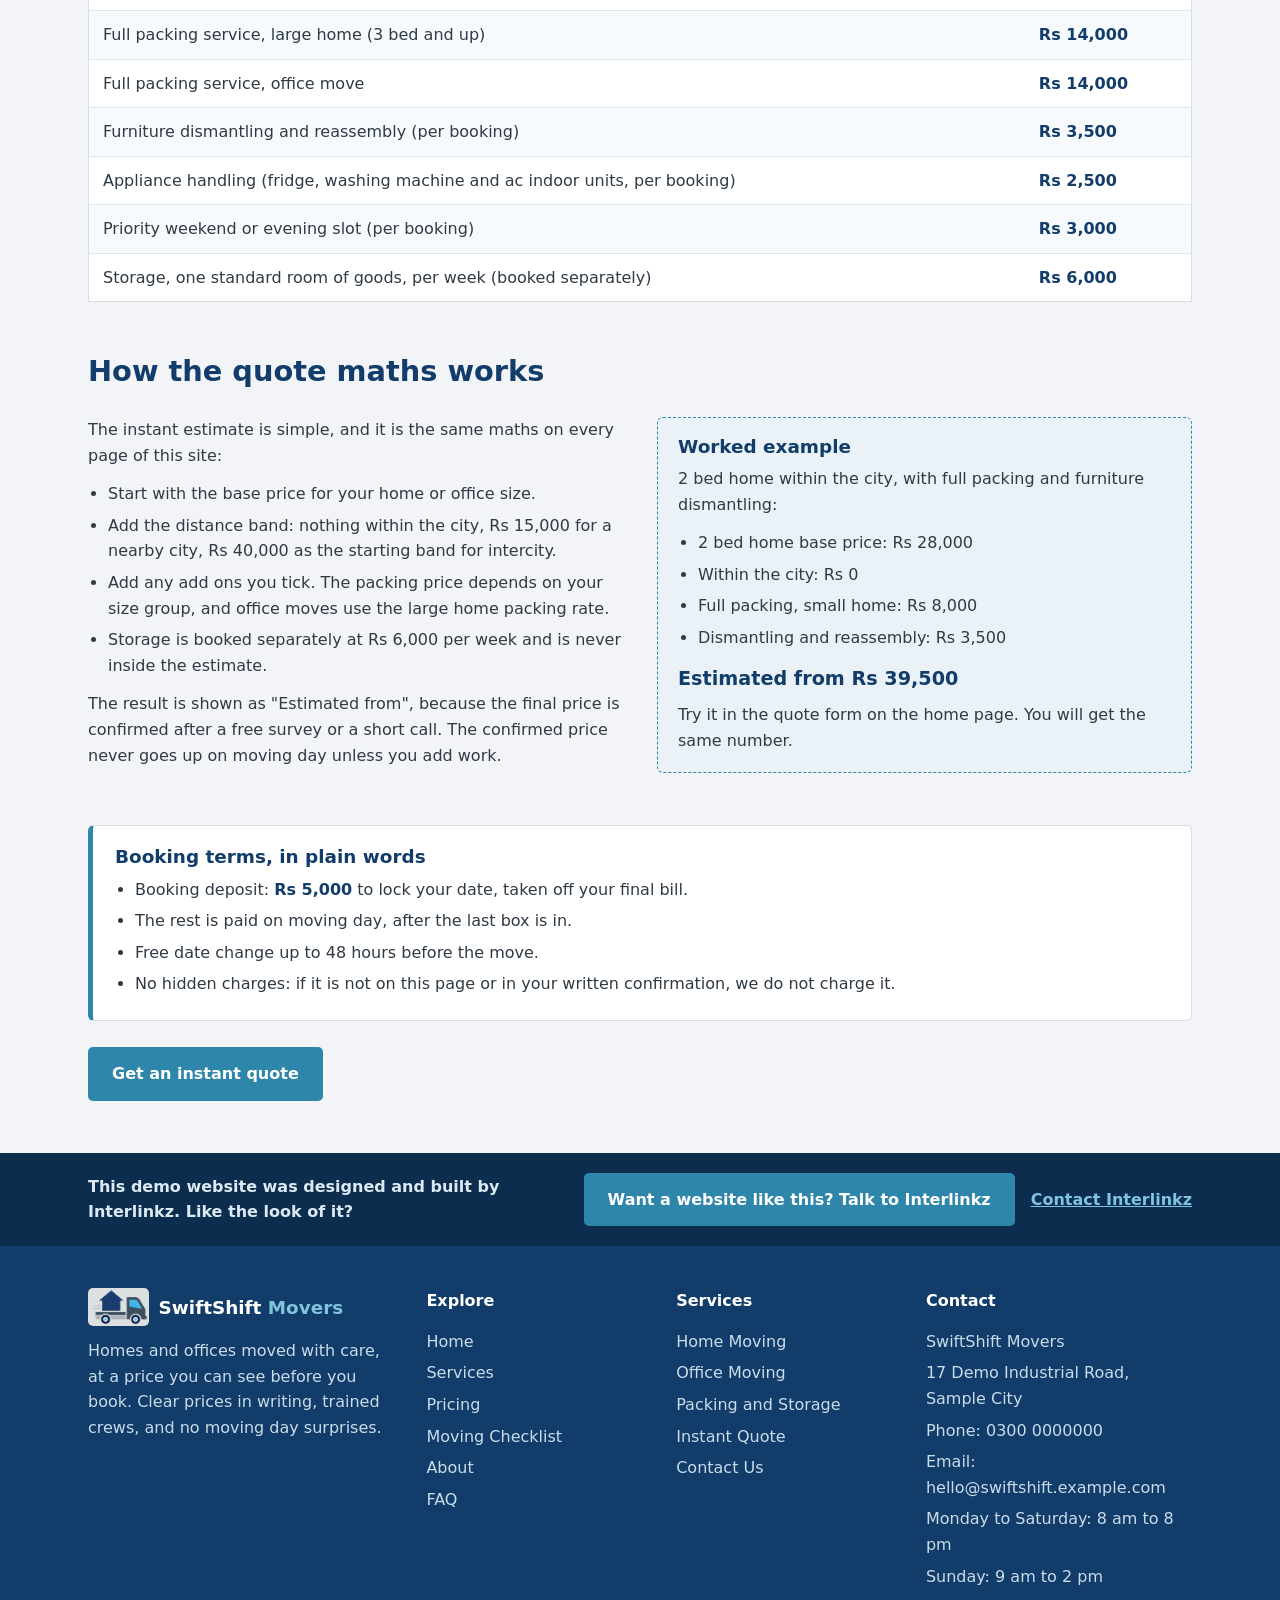
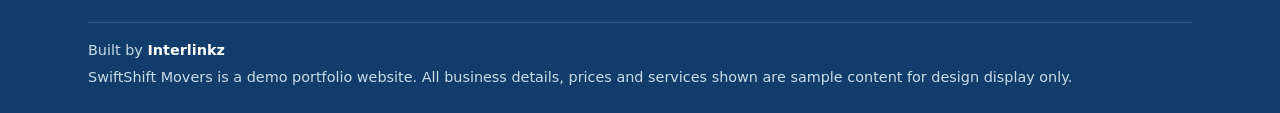
<file: pricing.html>
<!DOCTYPE html>
<html lang="en">
<head>
<meta charset="UTF-8">
<meta name="viewport" content="width=device-width, initial-scale=1.0">
<title>Price Guide - SwiftShift Movers</title>
<meta name="description" content="The full SwiftShift Movers price guide: home and office tiers, distance bands, add ons, and how the quote maths works, with a worked example.">
<link rel="icon" type="image/png" href="images/favicon.png">
<link rel="stylesheet" href="css/style.css">
</head>
<body>
<header class="site-header">
  <div class="wrap header-in">
    <a class="brand" href="index.html">
      <img class="brand-mark" src="images/logo-mark.png" alt="SwiftShift Movers truck logo">
      <span class="brand-name">SwiftShift <span>Movers</span></span>
    </a>
    <button class="nav-toggle" aria-expanded="false" aria-controls="main-nav">Menu</button>
    <nav class="main-nav" id="main-nav" aria-label="Main">
        <a href="index.html">Home</a>
        <a href="services.html">Services</a>
        <a href="home-moving.html">Home Moving</a>
        <a href="office-moving.html">Office Moving</a>
        <a href="pricing.html" aria-current="page">Pricing</a>
        <a href="about.html">About</a>
        <a href="contact.html">Contact</a>
        <a href="faq.html">FAQ</a>
        <a class="nav-cta" href="index.html#quote">Get a Quote</a>
    </nav>
  </div>
</header>

<main>
  <div class="page-head">
    <div class="wrap">
      <h1>Price Guide</h1>
      <p>Every charge we make, in one place. These tables are built from the same price list as the quote form, so the two can never disagree.</p>
    </div>
  </div>
  <section>
    <div class="wrap">
      <div class="section-head"><h2>Home moving tiers</h2><p>From prices for a standard move within the city.</p></div>
      <div class="table-host" data-price-table="home-tiers"></div>
    </div>
  </section>
  <section style="padding-top:0">
    <div class="wrap">
      <div class="section-head"><h2>Office moving tiers</h2><p>For planning, use <span class="price"><span data-ss-price="perWorkstation"></span> per workstation</span> as a guide. It covers one desk, one chair and one IT crate per workstation.</p></div>
      <div class="table-host" data-price-table="office-tiers"></div>
    </div>
  </section>
  <section style="padding-top:0">
    <div class="wrap">
      <div class="section-head"><h2>Distance bands</h2><p>Added to the base price by the quote form.</p></div>
      <div class="table-host" data-price-table="bands"></div>
    </div>
  </section>
  <section style="padding-top:0">
    <div class="wrap">
      <div class="section-head"><h2>Add ons</h2><p>Only charged when you tick them. Nothing is added on the day without your say so.</p></div>
      <div class="table-host" data-price-table="addons"></div>
    </div>
  </section>
  <section style="padding-top:0">
    <div class="wrap">
      <div class="section-head"><h2>How the quote maths works</h2></div>
      <div class="split" style="align-items:start">
        <div>
          <p>The instant estimate is simple, and it is the same maths on every page of this site:</p>
          <ul class="plain-list" style="margin-top:10px">
            <li>Start with the base price for your home or office size.</li>
            <li>Add the distance band: nothing within the city, Rs 15,000 for a nearby city, Rs 40,000 as the starting band for intercity.</li>
            <li>Add any add ons you tick. The packing price depends on your size group, and office moves use the large home packing rate.</li>
            <li>Storage is booked separately at <span data-ss-price="storage"></span> per week and is never inside the estimate.</li>
          </ul>
          <p style="margin-top:10px">The result is shown as &quot;Estimated from&quot;, because the final price is confirmed after a free survey or a short call. The confirmed price never goes up on moving day unless you add work.</p>
        </div>
        <div class="example-box">
          <h3 style="margin-bottom:8px">Worked example</h3>
          <p>2 bed home within the city, with full packing and furniture dismantling:</p>
          <ul class="plain-list" style="margin:10px 0 10px 20px">
            <li>2 bed home base price: Rs 28,000</li>
            <li>Within the city: Rs 0</li>
            <li>Full packing, small home: Rs 8,000</li>
            <li>Dismantling and reassembly: Rs 3,500</li>
          </ul>
          <p class="ex-total">Estimated from Rs 39,500</p>
          <p style="margin-top:8px">Try it in the quote form on the home page. You will get the same number.</p>
        </div>
      </div>
    </div>
  </section>
  <section style="padding-top:0">
    <div class="wrap">
      <div class="note-card">
        <h3>Booking terms, in plain words</h3>
        <ul class="plain-list">
          <li>Booking deposit: <span class="price"><span data-ss-price="deposit"></span></span> to lock your date, taken off your final bill.</li>
          <li>The rest is paid on moving day, after the last box is in.</li>
          <li>Free date change up to 48 hours before the move.</li>
          <li>No hidden charges: if it is not on this page or in your written confirmation, we do not charge it.</li>
        </ul>
      </div>
      <div class="cta-row"><a class="btn btn-sky" href="index.html#quote">Get an instant quote</a></div>
    </div>
  </section>
</main>

<div class="lead-band">
  <div class="wrap lead-in">
    <p class="lead-text">This demo website was designed and built by Interlinkz. Like the look of it?</p>
    <div class="lead-actions">
      <a class="btn btn-sky" href="https://interlinkz.com/contact">Want a website like this? Talk to Interlinkz</a>
      <a class="lead-link" href="https://interlinkz.com/contact">Contact Interlinkz</a>
    </div>
  </div>
</div>
<footer class="site-footer">
  <div class="wrap">
    <div class="footer-grid">
      <div>
        <div class="footer-brand">
          <img src="images/logo-mark.png" alt="SwiftShift Movers truck logo">
          <span>SwiftShift <em>Movers</em></span>
        </div>
        <p>Homes and offices moved with care, at a price you can see before you book. Clear prices in writing, trained crews, and no moving day surprises.</p>
      </div>
      <div>
        <h4>Explore</h4>
        <ul class="footer-links">
          <li><a href="index.html">Home</a></li>
          <li><a href="services.html">Services</a></li>
          <li><a href="pricing.html">Pricing</a></li>
          <li><a href="checklist.html">Moving Checklist</a></li>
          <li><a href="about.html">About</a></li>
          <li><a href="faq.html">FAQ</a></li>
        </ul>
      </div>
      <div>
        <h4>Services</h4>
        <ul class="footer-links">
          <li><a href="home-moving.html">Home Moving</a></li>
          <li><a href="office-moving.html">Office Moving</a></li>
          <li><a href="packing.html">Packing and Storage</a></li>
          <li><a href="index.html#quote">Instant Quote</a></li>
          <li><a href="contact.html">Contact Us</a></li>
        </ul>
      </div>
      <div>
        <h4>Contact</h4>
        <ul class="footer-links">
          <li>SwiftShift Movers</li>
          <li>17 Demo Industrial Road, Sample City</li>
          <li>Phone: 0300 0000000</li>
          <li>Email: hello@swiftshift.example.com</li>
          <li>Monday to Saturday: 8 am to 8 pm</li>
          <li>Sunday: 9 am to 2 pm</li>
        </ul>
      </div>
    </div>
    <div class="footer-bottom">
      <p>Built by <a href="https://interlinkz.com">Interlinkz</a></p>
      <p>SwiftShift Movers is a demo portfolio website. All business details, prices and services shown are sample content for design display only.</p>
    </div>
  </div>
</footer>
<script src="js/data.js"></script>
<script src="js/main.js"></script>
</body>
</html>
</file>
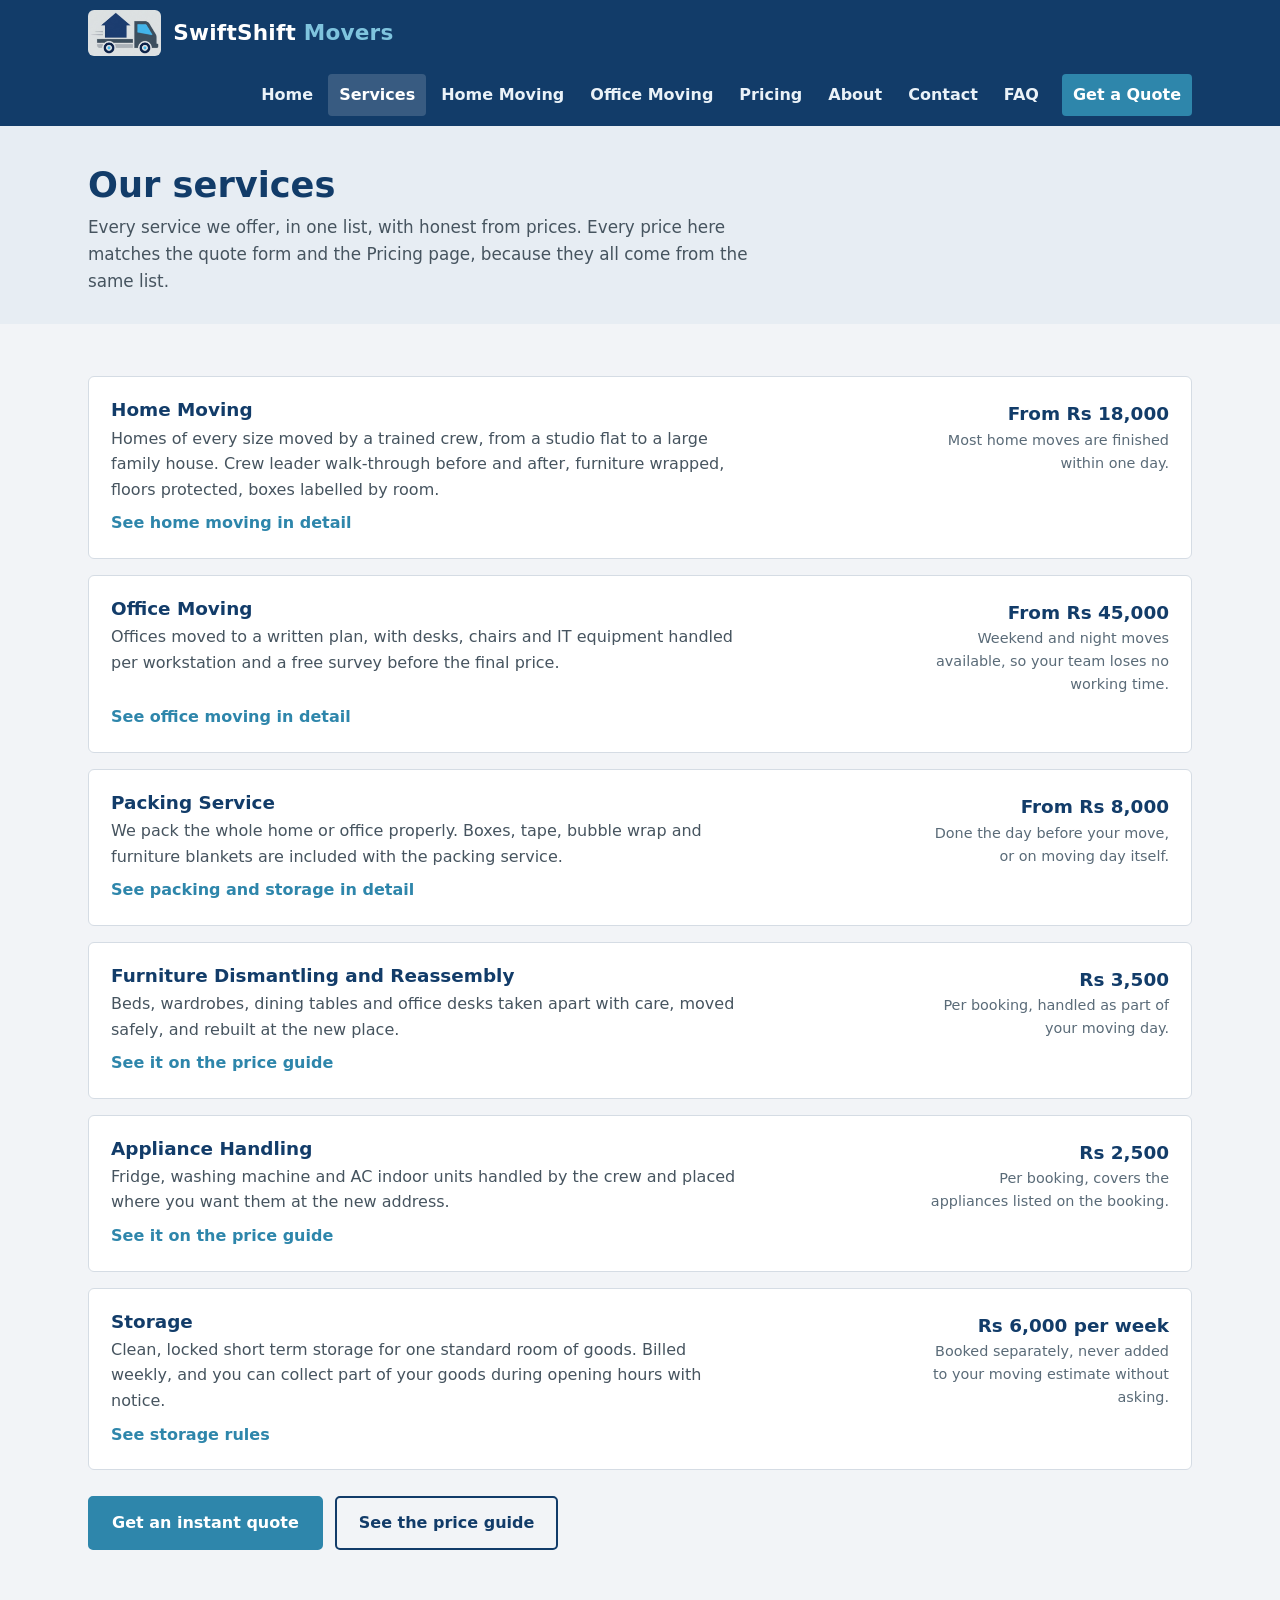
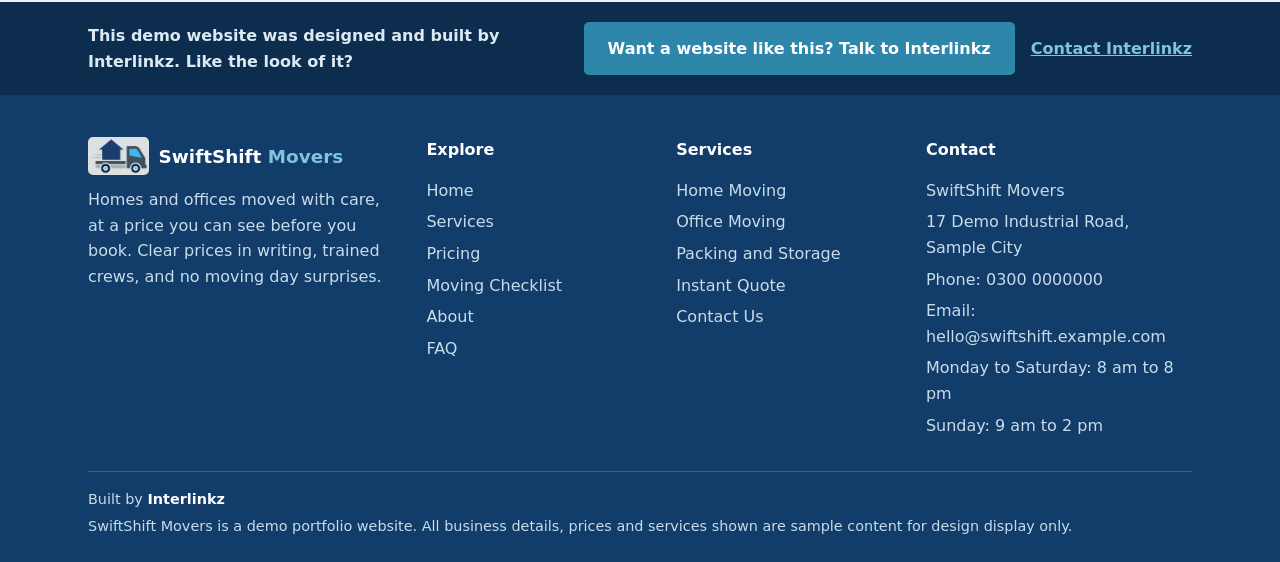
<file: services.html>
<!DOCTYPE html>
<html lang="en">
<head>
<meta charset="UTF-8">
<meta name="viewport" content="width=device-width, initial-scale=1.0">
<title>Services - SwiftShift Movers</title>
<meta name="description" content="Every SwiftShift Movers service in one list: home moving, office moving, packing, dismantling, appliance handling and storage, with from prices.">
<link rel="icon" type="image/png" href="images/favicon.png">
<link rel="stylesheet" href="css/style.css">
</head>
<body>
<header class="site-header">
  <div class="wrap header-in">
    <a class="brand" href="index.html">
      <img class="brand-mark" src="images/logo-mark.png" alt="SwiftShift Movers truck logo">
      <span class="brand-name">SwiftShift <span>Movers</span></span>
    </a>
    <button class="nav-toggle" aria-expanded="false" aria-controls="main-nav">Menu</button>
    <nav class="main-nav" id="main-nav" aria-label="Main">
        <a href="index.html">Home</a>
        <a href="services.html" aria-current="page">Services</a>
        <a href="home-moving.html">Home Moving</a>
        <a href="office-moving.html">Office Moving</a>
        <a href="pricing.html">Pricing</a>
        <a href="about.html">About</a>
        <a href="contact.html">Contact</a>
        <a href="faq.html">FAQ</a>
        <a class="nav-cta" href="index.html#quote">Get a Quote</a>
    </nav>
  </div>
</header>

<main>
  <div class="page-head">
    <div class="wrap">
      <h1>Our services</h1>
      <p>Every service we offer, in one list, with honest from prices. Every price here matches the quote form and the Pricing page, because they all come from the same list.</p>
    </div>
  </div>
  <section>
    <div class="wrap">
      <div class="service-rows">
        <div class="service-row">
          <div>
            <h3>Home Moving</h3>
            <p>Homes of every size moved by a trained crew, from a studio flat to a large family house. Crew leader walk-through before and after, furniture wrapped, floors protected, boxes labelled by room.</p>
          </div>
          <div class="sr-side">
            <div class="sr-price">From <span data-ss-price="homeFrom"></span></div>
            <div class="sr-dur">Most home moves are finished within one day.</div>
          </div>
          <a class="sr-link" href="home-moving.html">See home moving in detail</a>
        </div>
        <div class="service-row">
          <div>
            <h3>Office Moving</h3>
            <p>Offices moved to a written plan, with desks, chairs and IT equipment handled per workstation and a free survey before the final price.</p>
          </div>
          <div class="sr-side">
            <div class="sr-price">From <span data-ss-price="officeFrom"></span></div>
            <div class="sr-dur">Weekend and night moves available, so your team loses no working time.</div>
          </div>
          <a class="sr-link" href="office-moving.html">See office moving in detail</a>
        </div>
        <div class="service-row">
          <div>
            <h3>Packing Service</h3>
            <p>We pack the whole home or office properly. Boxes, tape, bubble wrap and furniture blankets are included with the packing service.</p>
          </div>
          <div class="sr-side">
            <div class="sr-price">From <span data-ss-price="packingSmall"></span></div>
            <div class="sr-dur">Done the day before your move, or on moving day itself.</div>
          </div>
          <a class="sr-link" href="packing.html">See packing and storage in detail</a>
        </div>
        <div class="service-row" id="dismantling">
          <div>
            <h3>Furniture Dismantling and Reassembly</h3>
            <p>Beds, wardrobes, dining tables and office desks taken apart with care, moved safely, and rebuilt at the new place.</p>
          </div>
          <div class="sr-side">
            <div class="sr-price">Rs 3,500</div>
            <div class="sr-dur">Per booking, handled as part of your moving day.</div>
          </div>
          <a class="sr-link" href="pricing.html">See it on the price guide</a>
        </div>
        <div class="service-row" id="appliances">
          <div>
            <h3>Appliance Handling</h3>
            <p>Fridge, washing machine and AC indoor units handled by the crew and placed where you want them at the new address.</p>
          </div>
          <div class="sr-side">
            <div class="sr-price">Rs 2,500</div>
            <div class="sr-dur">Per booking, covers the appliances listed on the booking.</div>
          </div>
          <a class="sr-link" href="pricing.html">See it on the price guide</a>
        </div>
        <div class="service-row" id="storage-row">
          <div>
            <h3>Storage</h3>
            <p>Clean, locked short term storage for one standard room of goods. Billed weekly, and you can collect part of your goods during opening hours with notice.</p>
          </div>
          <div class="sr-side">
            <div class="sr-price"><span data-ss-price="storage"></span> per week</div>
            <div class="sr-dur">Booked separately, never added to your moving estimate without asking.</div>
          </div>
          <a class="sr-link" href="packing.html#storage">See storage rules</a>
        </div>
      </div>
      <div class="cta-row">
        <a class="btn btn-sky" href="index.html#quote">Get an instant quote</a>
        <a class="btn btn-outline" href="pricing.html">See the price guide</a>
      </div>
    </div>
  </section>
</main>

<div class="lead-band">
  <div class="wrap lead-in">
    <p class="lead-text">This demo website was designed and built by Interlinkz. Like the look of it?</p>
    <div class="lead-actions">
      <a class="btn btn-sky" href="https://interlinkz.com/contact">Want a website like this? Talk to Interlinkz</a>
      <a class="lead-link" href="https://interlinkz.com/contact">Contact Interlinkz</a>
    </div>
  </div>
</div>
<footer class="site-footer">
  <div class="wrap">
    <div class="footer-grid">
      <div>
        <div class="footer-brand">
          <img src="images/logo-mark.png" alt="SwiftShift Movers truck logo">
          <span>SwiftShift <em>Movers</em></span>
        </div>
        <p>Homes and offices moved with care, at a price you can see before you book. Clear prices in writing, trained crews, and no moving day surprises.</p>
      </div>
      <div>
        <h4>Explore</h4>
        <ul class="footer-links">
          <li><a href="index.html">Home</a></li>
          <li><a href="services.html">Services</a></li>
          <li><a href="pricing.html">Pricing</a></li>
          <li><a href="checklist.html">Moving Checklist</a></li>
          <li><a href="about.html">About</a></li>
          <li><a href="faq.html">FAQ</a></li>
        </ul>
      </div>
      <div>
        <h4>Services</h4>
        <ul class="footer-links">
          <li><a href="home-moving.html">Home Moving</a></li>
          <li><a href="office-moving.html">Office Moving</a></li>
          <li><a href="packing.html">Packing and Storage</a></li>
          <li><a href="index.html#quote">Instant Quote</a></li>
          <li><a href="contact.html">Contact Us</a></li>
        </ul>
      </div>
      <div>
        <h4>Contact</h4>
        <ul class="footer-links">
          <li>SwiftShift Movers</li>
          <li>17 Demo Industrial Road, Sample City</li>
          <li>Phone: 0300 0000000</li>
          <li>Email: hello@swiftshift.example.com</li>
          <li>Monday to Saturday: 8 am to 8 pm</li>
          <li>Sunday: 9 am to 2 pm</li>
        </ul>
      </div>
    </div>
    <div class="footer-bottom">
      <p>Built by <a href="https://interlinkz.com">Interlinkz</a></p>
      <p>SwiftShift Movers is a demo portfolio website. All business details, prices and services shown are sample content for design display only.</p>
    </div>
  </div>
</footer>
<script src="js/data.js"></script>
<script src="js/main.js"></script>
</body>
</html>
</file>
<file: css/style.css>
/* SwiftShift Movers - demo portfolio site
   Palette: light grey #F2F4F7, navy #123C69, sky blue #2E86AB, slate #2F3A45 */
* { box-sizing: border-box; margin: 0; padding: 0; }
html { scroll-behavior: smooth; }
body {
  font-family: "Segoe UI", system-ui, -apple-system, Arial, sans-serif;
  background: #F2F4F7;
  color: #2F3A45;
  line-height: 1.6;
  font-size: 16px;
}
img { max-width: 100%; display: block; }
.hero-grid > *, .split > *, .contact-grid > *, .check-grid > *, .tiles > *, .steps > * { min-width: 0; }
a { color: #2E86AB; }
.wrap { max-width: 1140px; margin: 0 auto; padding: 0 18px; }
h1, h2, h3 { color: #123C69; line-height: 1.2; font-weight: 800; }
h1 { font-size: 2.5rem; }
h2 { font-size: 1.8rem; margin-bottom: 10px; }
h3 { font-size: 1.15rem; }
section { padding: 52px 0; }
.section-head { max-width: 720px; margin-bottom: 28px; }
.section-head p { color: #46545f; }
.price { white-space: nowrap; font-weight: 700; color: #123C69; }

/* buttons */
.btn {
  display: inline-block; background: #123C69; color: #fff; text-decoration: none;
  font-weight: 700; padding: 12px 22px; border-radius: 5px; border: 2px solid #123C69;
  cursor: pointer; font-size: 1rem; text-align: center;
}
.btn:hover { background: #0d2d4f; border-color: #0d2d4f; }
.btn-sky { background: #2E86AB; border-color: #2E86AB; }
.btn-sky:hover { background: #22708f; border-color: #22708f; }
.btn-outline { background: transparent; color: #123C69; }
.btn-outline:hover { background: #123C69; color: #fff; }
.btn-block { display: block; width: 100%; }

/* header */
.site-header { background: #123C69; }
.header-in { display: flex; align-items: center; gap: 18px; padding-top: 10px; padding-bottom: 10px; flex-wrap: wrap; }
.brand { display: flex; align-items: center; gap: 12px; text-decoration: none; }
.brand-mark { height: 46px; width: auto; border-radius: 6px; background: #E9EAEC; }
.brand-name { color: #fff; font-size: 1.35rem; font-weight: 800; letter-spacing: .2px; }
.brand-name span { color: #7FC4DE; }
.nav-toggle {
  display: none; margin-left: auto; background: #2E86AB; color: #fff; border: none;
  font-weight: 700; padding: 9px 16px; border-radius: 5px; cursor: pointer; font-size: 1rem;
}
.main-nav { margin-left: auto; display: flex; align-items: center; gap: 4px; flex-wrap: wrap; }
.main-nav a {
  color: #EAF2F8; text-decoration: none; font-weight: 600; padding: 8px 11px; border-radius: 4px;
}
.main-nav a:hover { background: rgba(255,255,255,.12); }
.main-nav a[aria-current="page"] { background: rgba(255,255,255,.16); color: #fff; }
.main-nav a.nav-cta { background: #2E86AB; color: #fff; margin-left: 8px; }
.main-nav a.nav-cta:hover { background: #22708f; }

/* hero + quote form */
.hero { background: linear-gradient(180deg, #E7EDF3 0%, #F2F4F7 100%); padding: 46px 0 54px; }
.hero-grid { display: grid; grid-template-columns: 1fr 1fr; gap: 36px; align-items: start; }
.hero-copy { padding-top: 14px; }
.hero-copy h1 { font-size: 3rem; margin-bottom: 14px; }
.hero-copy p { font-size: 1.12rem; color: #46545f; margin-bottom: 22px; max-width: 520px; }
.hero-btns { display: flex; gap: 12px; flex-wrap: wrap; }
.hero-points { margin-top: 26px; list-style: none; }
.hero-points li { padding: 5px 0 5px 26px; position: relative; font-weight: 600; color: #123C69; }
.hero-points li::before { content: ""; position: absolute; left: 0; top: 11px; width: 12px; height: 7px; border-left: 3px solid #2E86AB; border-bottom: 3px solid #2E86AB; transform: rotate(-45deg); }

.quote-card {
  background: #fff; border: 1px solid #D5DCE4; border-radius: 8px;
  box-shadow: 0 10px 30px rgba(18,60,105,.13); padding: 24px;
}
.quote-card h2 { font-size: 1.3rem; margin-bottom: 4px; }
.quote-card .q-sub { color: #46545f; font-size: .93rem; margin-bottom: 16px; }
.field { margin-bottom: 13px; }
.field label { display: block; font-weight: 700; color: #123C69; font-size: .92rem; margin-bottom: 5px; }
.field input[type="text"], .field input[type="tel"], .field input[type="email"],
.field select, .field textarea {
  width: 100%; padding: 11px 12px; border: 1.5px solid #B9C4CF; border-radius: 5px;
  font-size: 1rem; font-family: inherit; color: #2F3A45; background: #fff;
}
.field textarea { min-height: 110px; resize: vertical; }
.field input.invalid, .field select.invalid, .field textarea.invalid { border-color: #C0392B; }
.field-error { display: none; color: #C0392B; font-size: .87rem; font-weight: 600; margin-top: 4px; }
.addon-list { border: 1.5px solid #D5DCE4; border-radius: 5px; padding: 10px 12px; }
.field label.addon-item { display: flex; align-items: center; gap: 10px; padding: 6px 0; cursor: pointer; font-size: .97rem; }
.addon-item input { width: 19px; height: 19px; accent-color: #2E86AB; flex: none; }
.addon-item .addon-price { margin-left: auto; font-weight: 700; color: #123C69; white-space: nowrap; }
.estimate-box { background: #123C69; border-radius: 6px; padding: 15px 17px; margin: 16px 0 12px; }
.estimate-box .est-label { color: #BFD9E8; font-size: .88rem; font-weight: 600; }
.estimate-box .est-value { color: #fff; font-size: clamp(1rem, 4.8vw, 1.55rem); font-weight: 800; white-space: nowrap; }
.smallprint { font-size: .84rem; color: #5A6B78; margin-bottom: 12px; }
form.sent .form-body { display: none; }
.form-success {
  background: #EAF6EC; border: 1.5px solid #3E7C43; border-radius: 6px;
  padding: 18px; color: #24502A; font-weight: 600;
}
.form-success h3 { color: #24502A; margin-bottom: 6px; }

/* tiles and cards */
.tiles { display: grid; grid-template-columns: repeat(3, 1fr); gap: 18px; }
.tile {
  background: #fff; border: 1px solid #D5DCE4; border-radius: 6px; padding: 22px;
  display: flex; flex-direction: column; gap: 8px;
}
.tile h3 { font-size: 1.12rem; }
.tile p { color: #46545f; font-size: .96rem; flex: 1; }
.tile .tile-meta { display: flex; justify-content: space-between; align-items: center; gap: 10px; flex-wrap: wrap; }
.tile .tile-link { font-weight: 700; text-decoration: none; }
.tile .tile-link:hover { text-decoration: underline; }

.steps { display: grid; grid-template-columns: repeat(4, 1fr); gap: 18px; counter-reset: step; }
.step { background: #fff; border: 1px solid #D5DCE4; border-radius: 6px; padding: 20px; }
.step .step-num {
  display: inline-flex; align-items: center; justify-content: center;
  width: 34px; height: 34px; border-radius: 50%; background: #2E86AB; color: #fff;
  font-weight: 800; margin-bottom: 10px;
}
.step h3 { margin-bottom: 6px; }
.step p { color: #46545f; font-size: .95rem; }

.band-navy { background: #123C69; color: #DCE9F2; }
.band-navy h2 { color: #fff; }
.band-navy .btn { margin-top: 14px; }

.split { display: grid; grid-template-columns: 1fr 1fr; gap: 34px; align-items: center; }
.split img.photo { border-radius: 6px; width: 100%; height: 100%; object-fit: cover; }
.photo-frame img { border-radius: 6px; width: 100%; }

/* service list */
.service-rows { display: flex; flex-direction: column; gap: 16px; }
.service-row {
  background: #fff; border: 1px solid #D5DCE4; border-radius: 6px; padding: 22px;
  display: grid; grid-template-columns: 1fr auto; gap: 8px 24px; align-items: start;
}
.service-row h3 { margin-bottom: 4px; }
.service-row p { color: #46545f; max-width: 640px; }
.service-row .sr-side { text-align: right; }
.service-row .sr-price { font-size: 1.15rem; font-weight: 800; color: #123C69; white-space: nowrap; }
.service-row .sr-dur { color: #5A6B78; font-size: .9rem; max-width: 240px; margin-left: auto; }
.service-row .sr-link { grid-column: 1 / -1; font-weight: 700; text-decoration: none; }
.service-row .sr-link:hover { text-decoration: underline; }

/* tables */
.table-host { overflow-x: auto; }
.price-table { width: 100%; border-collapse: collapse; background: #fff; border: 1px solid #D5DCE4; }
.price-table th { background: #123C69; color: #fff; text-align: left; padding: 12px 14px; font-size: .95rem; }
.price-table td { padding: 11px 14px; border-top: 1px solid #E1E7EE; }
.price-table tbody tr:nth-child(even) { background: #F7FAFC; }
.price-table .price-cell { font-weight: 800; color: #123C69; white-space: nowrap; }

.note-card {
  background: #fff; border: 1px solid #D5DCE4; border-left: 5px solid #2E86AB;
  border-radius: 6px; padding: 20px 22px;
}
.note-card h3 { margin-bottom: 6px; }
.example-box {
  background: #EAF2F8; border: 1.5px dashed #2E86AB; border-radius: 6px; padding: 18px 20px;
}
.example-box .ex-total { font-size: 1.2rem; font-weight: 800; color: #123C69; }

ul.tick-list { list-style: none; }
ul.tick-list li { padding: 6px 0 6px 30px; position: relative; }
ul.tick-list li::before {
  content: ""; position: absolute; left: 0; top: 9px; width: 15px; height: 15px;
  border: 2px solid #2E86AB; border-radius: 3px; background: #fff;
}
ul.plain-list { margin-left: 20px; }
ul.plain-list li { padding: 3px 0; }

.check-grid { display: grid; grid-template-columns: 1fr 1fr; gap: 18px; }
.check-card { background: #fff; border: 1px solid #D5DCE4; border-radius: 6px; padding: 22px; }
.check-card h3 { margin-bottom: 10px; padding-bottom: 8px; border-bottom: 3px solid #2E86AB; }

/* FAQ */
.faq-list { max-width: 820px; }
.faq-item { background: #fff; border: 1px solid #D5DCE4; border-radius: 6px; margin-bottom: 10px; overflow: hidden; }
.faq-q {
  width: 100%; background: none; border: none; cursor: pointer; text-align: left;
  font-family: inherit; font-size: 1.02rem; font-weight: 700; color: #123C69;
  padding: 16px 46px 16px 18px; position: relative;
}
.faq-q::after {
  content: "+"; position: absolute; right: 16px; top: 50%; transform: translateY(-50%);
  font-size: 1.4rem; color: #2E86AB; font-weight: 800;
}
.faq-item.open .faq-q::after { content: "-"; }
.faq-a { max-height: 0; overflow: hidden; transition: max-height .35s ease; }
.faq-a p { padding: 0 18px 16px; color: #46545f; }

/* contact */
.contact-grid { display: grid; grid-template-columns: 1fr 1.2fr; gap: 24px; align-items: start; }
.contact-card { background: #fff; border: 1px solid #D5DCE4; border-radius: 6px; padding: 24px; }
.contact-card dt { font-weight: 700; color: #123C69; margin-top: 12px; }
.contact-card dt:first-child { margin-top: 0; }
.contact-card dd { color: #46545f; }

/* lead band + footer */
.lead-band { background: #0D2D4F; padding: 20px 0; }
.lead-in { display: flex; align-items: center; gap: 18px; flex-wrap: wrap; }
.lead-text { color: #DCE9F2; font-weight: 600; flex: 1; min-width: 220px; }
.lead-actions { display: flex; align-items: center; gap: 16px; flex-wrap: wrap; }
.lead-link { color: #7FC4DE; font-weight: 700; }
.site-footer { background: #123C69; color: #C9DCEA; padding: 42px 0 0; }
.footer-grid { display: grid; grid-template-columns: 1.4fr 1fr 1fr 1.2fr; gap: 28px; padding-bottom: 30px; }
.site-footer h4 { color: #fff; margin-bottom: 12px; font-size: 1rem; }
.site-footer a { color: #C9DCEA; text-decoration: none; }
.site-footer a:hover { color: #fff; text-decoration: underline; }
.footer-links { list-style: none; }
.footer-links li { padding: 3px 0; }
.footer-brand { display: flex; align-items: center; gap: 10px; margin-bottom: 12px; }
.footer-brand img { height: 38px; border-radius: 5px; background: #E9EAEC; }
.footer-brand span { color: #fff; font-weight: 800; font-size: 1.15rem; }
.footer-brand span em { font-style: normal; color: #7FC4DE; }
.footer-bottom { border-top: 1px solid rgba(255,255,255,.18); padding: 16px 0 20px; font-size: .9rem; }
.footer-bottom a { color: #fff; font-weight: 700; }
.footer-bottom p { margin-bottom: 4px; }

.page-head { background: #E7EDF3; padding: 38px 0 30px; }
.page-head h1 { font-size: 2.2rem; margin-bottom: 8px; }
.page-head p { color: #46545f; max-width: 680px; font-size: 1.05rem; }
.cta-row { margin-top: 26px; display: flex; gap: 12px; flex-wrap: wrap; }

/* responsive */
@media (max-width: 960px) {
  .hero-grid, .split, .contact-grid { grid-template-columns: 1fr; }
  .hero-copy h1 { font-size: 2.4rem; }
  .tiles { grid-template-columns: repeat(2, 1fr); }
  .steps { grid-template-columns: repeat(2, 1fr); }
  .footer-grid { grid-template-columns: 1fr 1fr; }
}
@media (max-width: 720px) {
  .nav-toggle { display: block; }
  .main-nav {
    display: none; width: 100%; flex-direction: column; align-items: stretch;
    max-height: 0; overflow: hidden; transition: max-height .35s ease; margin-left: 0;
  }
  .main-nav.open { display: flex; max-height: 480px; }
  .main-nav a { padding: 11px 10px; }
  .main-nav a.nav-cta { margin-left: 0; text-align: center; }
  .check-grid { grid-template-columns: 1fr; }
  section { padding: 40px 0; }
}
@media (max-width: 560px) {
  h1, .hero-copy h1 { font-size: 2rem; }
  .estimate-box { padding: 14px 16px; }
  .tiles, .steps { grid-template-columns: 1fr; }
  .footer-grid { grid-template-columns: 1fr; }
  .service-row { grid-template-columns: 1fr; }
  .service-row .sr-side { text-align: left; }
  .service-row .sr-dur { margin-left: 0; }
  /* stacked price tables: no crushed columns, labels stay readable */
  .price-table thead { display: none; }
  .price-table, .price-table tbody, .price-table tr, .price-table td { display: block; width: 100%; }
  .price-table tr { border-top: 2px solid #123C69; padding: 8px 0; }
  .price-table td { border-top: none; padding: 5px 14px; display: flex; justify-content: space-between; gap: 14px; }
  .price-table td::before { content: attr(data-label); font-weight: 700; color: #5A6B78; }
  .price-table .price-cell { white-space: normal; text-align: right; }
  .lead-in { flex-direction: column; align-items: stretch; text-align: center; }
  .lead-actions { justify-content: center; }
}
</file>
